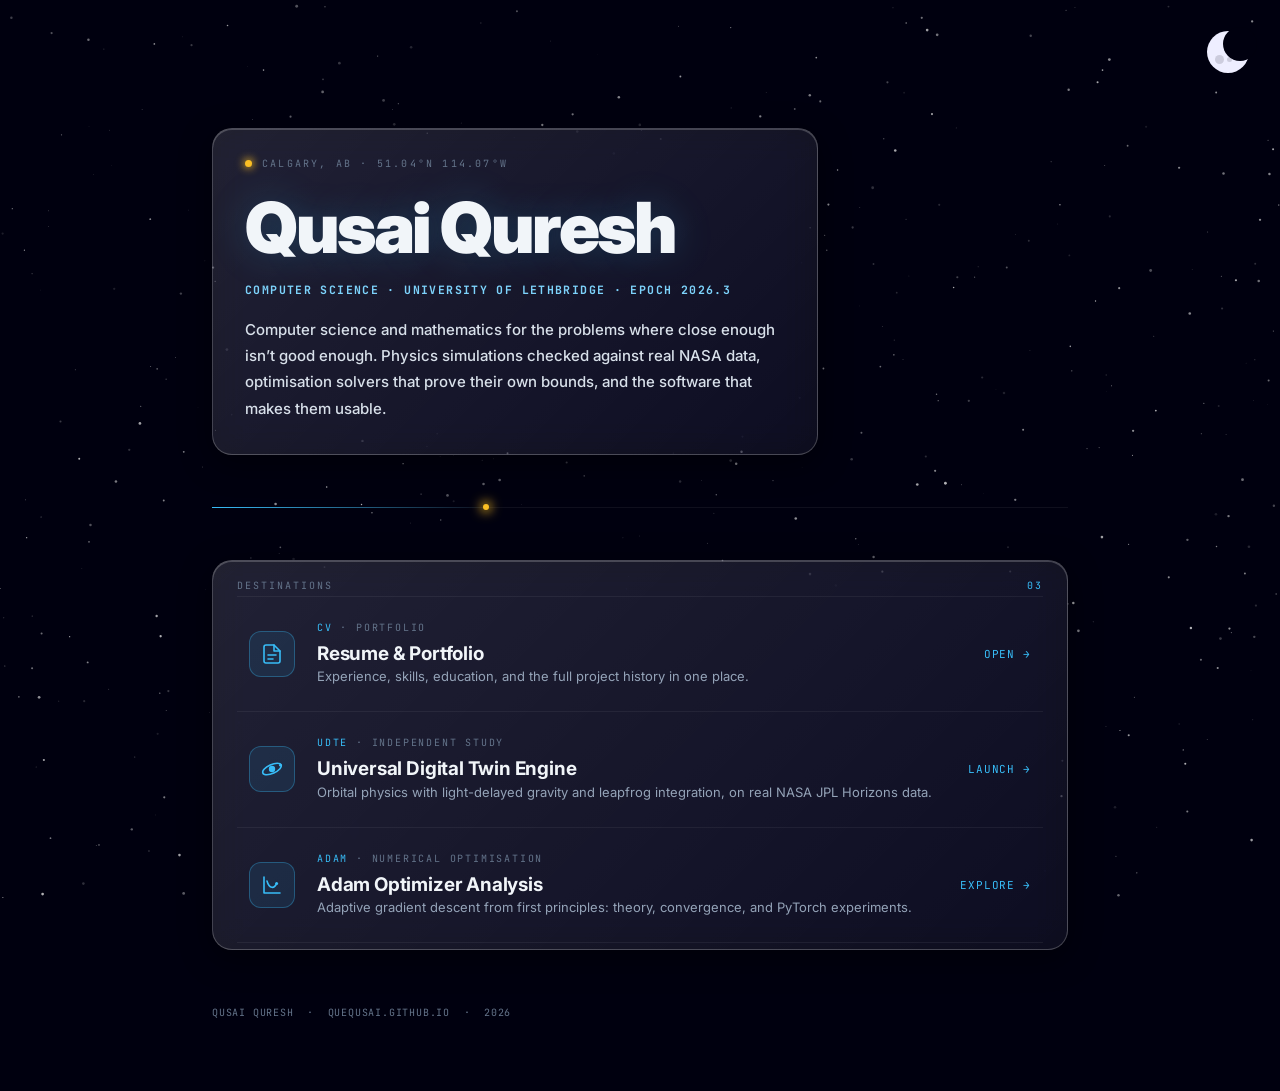
<file: index.html>
<!DOCTYPE html>
<html lang="en">
<head>
  <meta charset="UTF-8">
  <meta name="viewport" content="width=device-width, initial-scale=1.0">
  <meta name="description" content="Qusai Quresh — CS graduate and software developer. Portfolio, projects, and resume.">
  <title>Qusai Quresh</title>
  <link rel="icon" href="data:image/svg+xml,<svg xmlns='http://www.w3.org/2000/svg' viewBox='0 0 32 32'><circle cx='16' cy='16' r='15' fill='%2300000f' stroke='%2338bdf8' stroke-width='1.5'/><text x='16' y='22' text-anchor='middle' font-family='monospace' font-weight='700' font-size='16' fill='%2338bdf8'>Q</text></svg>">
  <script>
    // Apply theme before first paint to avoid a flash (shared contract, default dark).
    (function () {
      var saved = localStorage.getItem('theme-udte');
      document.documentElement.setAttribute('data-theme', saved === 'light' ? 'light' : 'dark');
    })();
  </script>
  <style>
    @import url('https://fonts.googleapis.com/css2?family=Inter:wght@400;500;600;700;900&family=JetBrains+Mono:wght@400;700&display=swap');

    *, ::before, ::after { box-sizing: border-box; margin: 0; padding: 0; }

    :root {
      --bg: #00000f; --fg: #94a3b8; --heading: #f1f5f9; --muted: #64748b;
      --card-border: rgba(255,255,255,0.06);
      --hover-border: #1e3a5f; --hover-bg: rgba(255,255,255,0.05);
      --footer: #64748b; --accent: #38bdf8; --accent-2: #7dd3fc;
      --star: #fbbf24;                 /* the one warm accent: a star / the sun */
      --lead: #d8e0ea;                 /* brightened body copy for the hero */
      --ident: #7dd3fc;
      --panel-bg: linear-gradient(135deg, rgba(255,255,255,0.13), rgba(255,255,255,0.05));
      --panel-bg-strong: linear-gradient(135deg, rgba(255,255,255,0.18), rgba(255,255,255,0.07));
      --panel-border: rgba(255,255,255,0.22);
      --panel-filter: blur(18px) saturate(160%);
      --panel-shadow: 0 8px 32px rgba(0,0,0,0.45), inset 0 1px 0 rgba(255,255,255,0.20);
      --chip-bg: rgba(56,189,248,0.10);
      --chip-bg-strong: rgba(56,189,248,0.22);
      --chip-border: rgba(56,189,248,0.32);
    }
    [data-theme="light"] {
      --bg: #f8fafc; --fg: #475569; --heading: #0f172a; --muted: #475569;
      --card-border: #e2e8f0;
      --hover-border: #38bdf8; --hover-bg: #eef6ff;
      --footer: #475569; --accent: #0284c7; --accent-2: #38bdf8;
      --star: #d97706;
      --lead: #1e293b;
      --ident: #075985;
      --panel-bg: linear-gradient(135deg, rgba(255,255,255,0.45), rgba(255,255,255,0.24));
      --panel-bg-strong: linear-gradient(135deg, rgba(255,255,255,0.58), rgba(255,255,255,0.34));
      --panel-border: rgba(255,255,255,0.65);
      --panel-filter: blur(18px) saturate(160%) brightness(1.10);
      --panel-shadow: 0 8px 32px rgba(2,20,60,0.12), inset 0 1px 0 rgba(255,255,255,0.75);
      --chip-bg: rgba(2,132,199,0.09);
      --chip-bg-strong: rgba(2,132,199,0.18);
      --chip-border: rgba(2,132,199,0.30);
    }
    [data-theme="light"] #stars { opacity: 0; }

    html, body {
      width: 100%; min-height: 100%;
      background: var(--bg);
      color: var(--fg);
      font-family: 'Inter', sans-serif;
      overflow-x: hidden;
      transition: color .2s;
    }

    /* ── background layers (driven by sky.js — keep ids/structure) ── */
    #sky-bg {
      position: fixed; inset: 0; z-index: 0; pointer-events: none;
      opacity: 0; transition: opacity 1.5s ease;
      background: linear-gradient(180deg,
        #0d1f5e 0%, #1a4fa0 30%, #2f80c8 60%, #7ec8e3 85%, #b8e0f0 100%);
    }
    [data-theme="light"] #sky-bg { opacity: 1; }
    #stars { position: fixed; inset: 0; pointer-events: none; z-index: 1; transition: opacity 1.5s ease; }

    /* ── page shell (left-aligned editorial column) ── */
    .page {
      position: relative; z-index: 1;
      min-height: 100vh;
      max-width: 920px;
      margin: 0 auto;
      padding: 128px 32px 72px;
      display: flex; flex-direction: column; gap: 52px;
    }

    /* ── hero: frosted readout panel so text stays legible over the sky ── */
    .hero {
      position: relative; align-self: start;
      max-width: 680px;
      padding: 28px 32px 32px;
      border-radius: 20px;
      background: var(--panel-bg);
      border: 1px solid var(--panel-border);
      -webkit-backdrop-filter: var(--panel-filter);
      backdrop-filter: var(--panel-filter);
      box-shadow: var(--panel-shadow);
      transition: background .25s ease, border-color .25s ease;
    }
    .hero:hover { background: var(--panel-bg-strong); }

    .eyebrow {
      display: flex; align-items: center; gap: 10px;
      font-family: 'JetBrains Mono', monospace;
      font-size: 10px; letter-spacing: .22em; text-transform: uppercase;
      color: var(--muted); margin-bottom: 22px;
    }
    .eyebrow .star {
      width: 7px; height: 7px; border-radius: 50%;
      background: var(--star); box-shadow: 0 0 9px 1px var(--star); flex-shrink: 0;
    }
    .hero h1 {
      font-size: clamp(2.5rem, 7.4vw, 4.4rem);
      font-weight: 900; color: var(--heading);
      line-height: 1.02; letter-spacing: -.035em; text-wrap: balance;
      text-shadow: 0 0 38px rgba(56,189,248,0.22);
    }
    [data-theme="light"] .hero h1 { text-shadow: none; }
    .ident {
      margin-top: 18px;
      font-family: 'JetBrains Mono', monospace;
      font-size: 11.5px; letter-spacing: .12em; text-transform: uppercase;
      color: var(--ident); font-weight: 700;
    }
    .lead-wrap { position: relative; margin-top: 20px; }
    .lead {
      max-width: 54ch;
      font-size: 15px; line-height: 1.75; color: var(--lead); font-weight: 500;
      clip-path: inset(0 100% 0 0);
      animation: lead-reveal 1.5s cubic-bezier(.4,0,.2,1) .7s forwards;
    }

    /* meteor streaks across and reveals the tagline in its wake */
    .meteor {
      position: absolute; top: 5px; left: -12%;
      width: 3px; height: 3px; border-radius: 50%;
      background: #fff; box-shadow: 0 0 10px 3px rgba(180,220,255,0.9);
      opacity: 0; pointer-events: none; z-index: 2;
      animation: meteor-fly 1.5s ease-in .65s forwards;
    }
    .meteor::before {
      content: ''; position: absolute; top: 50%; right: 3px;
      width: 130px; height: 2px; transform: translateY(-50%);
      background: linear-gradient(90deg, transparent, rgba(125,211,252,0.5), #fff);
      border-radius: 2px;
    }
    @keyframes meteor-fly {
      0%   { left: -12%; opacity: 0; }
      12%  { opacity: 1; }
      88%  { opacity: 1; }
      100% { left: 114%; opacity: 0; }
    }
    @keyframes lead-reveal {
      from { clip-path: inset(0 100% 0 0); }
      to   { clip-path: inset(0 0 0 0); }
    }

    /* ── ecliptic divider: the one signature flourish ── */
    .ecliptic { position: relative; height: 1px; background: var(--card-border); }
    .ecliptic::before {
      content: ''; position: absolute; left: 0; top: 0; height: 1px; width: 32%;
      background: linear-gradient(90deg, var(--accent), transparent);
    }
    .ecliptic .dot {
      position: absolute; left: 32%; top: 50%; width: 6px; height: 6px; border-radius: 50%;
      background: var(--star); transform: translate(-50%, -50%);
      box-shadow: 0 0 11px 2px var(--star);
    }

    /* ── destinations, as catalog records in a matching frosted panel ── */
    .records {
      position: relative;
      padding: 18px 24px 6px;
      border-radius: 20px;
      background: var(--panel-bg);
      border: 1px solid var(--panel-border);
      -webkit-backdrop-filter: var(--panel-filter);
      backdrop-filter: var(--panel-filter);
      box-shadow: var(--panel-shadow);
    }
    .records-head {
      display: flex; align-items: baseline; justify-content: space-between;
      font-family: 'JetBrains Mono', monospace; text-transform: uppercase;
      letter-spacing: .2em; font-size: 10px; color: var(--muted); margin-bottom: 4px;
    }
    .records-head .count { color: var(--accent); }

    .record {
      display: grid; grid-template-columns: 46px 1fr auto;
      align-items: center; gap: 22px;
      padding: 24px 12px; text-decoration: none;
      border-top: 1px solid var(--card-border);
      transition: background .25s, border-color .25s, opacity .5s, transform .5s;
      opacity: 0; transform: translateY(16px);       /* revealed by IntersectionObserver (.in) */
    }
    .records .record:last-child { border-bottom: 1px solid var(--card-border); }
    .record.in { opacity: 1; transform: translateY(0); }
    .record:hover { background: var(--hover-bg); border-color: var(--hover-border); }
    .record:hover + .record { border-top-color: var(--hover-border); }

    .rec-glyph {
      width: 46px; height: 46px; border-radius: 12px;
      display: flex; align-items: center; justify-content: center;
      background: var(--chip-bg); border: 1px solid var(--chip-border);
      color: var(--accent); transition: background .25s, border-color .25s;
    }
    .rec-glyph svg { width: 24px; height: 24px; display: block; }
    .record:hover .rec-glyph { background: var(--chip-bg-strong); border-color: var(--accent); }

    .rec-desig {
      display: block; margin-bottom: 8px;
      font-family: 'JetBrains Mono', monospace;
      font-size: 10px; letter-spacing: .18em; text-transform: uppercase; color: var(--muted);
    }
    .rec-desig .id { color: var(--accent); }
    .rec-title {
      display: block; font-size: 1.18rem; font-weight: 700;
      color: var(--heading); line-height: 1.25; letter-spacing: -.01em;
    }
    .rec-desc { margin-top: 6px; font-size: 13px; line-height: 1.6; color: var(--fg); max-width: 54ch; }

    .rec-go {
      font-family: 'JetBrains Mono', monospace; font-size: 11px; letter-spacing: .08em;
      color: var(--accent); white-space: nowrap; transition: transform .25s;
    }
    .record:hover .rec-go { transform: translateX(5px); }

    /* ── footer ── */
    footer {
      position: relative; z-index: 1; padding: 4px 0 0;
      font-family: 'JetBrains Mono', monospace; font-size: 10px;
      color: var(--footer); letter-spacing: .08em;
    }

    /* ── clouds + sun/moon widget (driven by sky.js — keep) ── */
    .sky-cloud {
      position: fixed; background: #fff; border-radius: 50px;
      pointer-events: none; z-index: 0; opacity: 0; transition: opacity 1.2s ease;
    }
    [data-theme="light"] .sky-cloud { opacity: 0.82; }
    #cloud-a { width:160px; height:40px; top:90px; right:200px; }
    #cloud-a::before,#cloud-a::after { content:''; position:absolute; background:#fff; border-radius:50%; }
    #cloud-a::before { width:80px; height:60px; top:-28px; left:20px; }
    #cloud-a::after  { width:60px; height:50px; top:-22px; left:70px; }
    #cloud-b { width:120px; height:32px; top:130px; right:420px; }
    #cloud-b::before,#cloud-b::after { content:''; position:absolute; background:#fff; border-radius:50%; }
    #cloud-b::before { width:60px; height:48px; top:-22px; left:14px; }
    #cloud-b::after  { width:50px; height:40px; top:-18px; left:54px; }
    #cloud-c { width:100px; height:28px; top:75px; right:520px; }
    #cloud-c::before,#cloud-c::after { content:''; position:absolute; background:#fff; border-radius:50%; }
    #cloud-c::before { width:50px; height:42px; top:-20px; left:10px; }
    #cloud-c::after  { width:40px; height:34px; top:-16px; left:46px; }

    #sky-body {
      position: fixed; top: 20px; right: 20px; width: 64px; height: 64px;
      z-index: 9998; cursor: pointer; display: flex; align-items: center; justify-content: center;
    }
    #sky-moon {
      width: 42px; height: 42px; background: #eef; border-radius: 50%; position: relative;
      transition: background 1s ease, box-shadow 1s ease;
    }
    [data-theme="light"] #sky-moon {
      background: #F6D602;
      box-shadow: 0 0 20px 8px rgba(246,214,2,0.45), 0 0 6px 2px rgba(245,235,113,0.6);
    }
    .moon-spot { border-radius: 50%; position: absolute; background: #ccd; transition: all 1s ease; }
    [data-theme="light"] .moon-spot { width: 0 !important; height: 0 !important; opacity: 0; }
    #moon-spot1 { width: 9px;  height: 9px;  top: 24px; left: 8px;  }
    #moon-spot2 { width: 5px;  height: 5px;  top: 26px; left: 20px; }
    #moon-cover {
      width: 34px; height: 34px; background: #00000f; border-radius: 50%;
      position: absolute; top: -4px; left: 16px; transition: transform 1s ease, opacity 1s ease;
    }
    [data-theme="light"] #moon-cover { transform: translateX(52px); opacity: 0; }

    /* ── entrance ── */
    @keyframes rise { from { opacity: 0; transform: translateY(14px); } to { opacity: 1; transform: translateY(0); } }
    .hero > *, .ecliptic, .records-head { opacity: 0; animation: rise .7s ease forwards; }
    .hero .eyebrow   { animation-delay: .05s; }
    .hero h1         { animation-delay: .15s; }
    .hero .ident     { animation-delay: .30s; }
    .hero .lead      { animation-delay: .42s; }
    .ecliptic        { animation-delay: .52s; }
    .records-head    { animation-delay: .60s; }

    /* ── responsive ── */
    @media (max-width: 900px) { .sky-cloud { display: none; } }
    @media (max-width: 600px) {
      .page { padding: 92px 16px 60px; gap: 32px; }
      .hero { max-width: none; padding: 22px 20px 24px; }
      .records { padding: 14px 16px 4px; }
      .record { grid-template-columns: 1fr auto; gap: 14px; padding: 20px 2px; }
      .rec-glyph { display: none; }
      .rec-go { align-self: start; padding-top: 2px; }
    }

    @media (prefers-reduced-motion: reduce) {
      *, ::before, ::after { animation-duration: .001ms !important; animation-delay: 0s !important; transition-duration: .01ms !important; }
      .hero > *, .ecliptic, .records-head { opacity: 1 !important; }
      .record { opacity: 1 !important; transform: none !important; }
      .lead { clip-path: none !important; }
      .meteor { display: none !important; }
    }
  </style>
</head>
<body data-page="hub">

<div id="sky-bg"></div>
<canvas id="stars"></canvas>

<main class="page">

  <section class="hero">
    <p class="eyebrow"><span class="star"></span> Calgary, AB · 51.04°N 114.07°W</p>
    <h1>Qusai Quresh</h1>
    <p class="ident">Computer Science · University of Lethbridge · Epoch 2026.3</p>
    <div class="lead-wrap">
      <span class="meteor" aria-hidden="true"></span>
      <p class="lead">Computer science and mathematics for the problems where close enough isn&rsquo;t good enough. Physics simulations checked against real NASA data, optimisation solvers that prove their own bounds, and the software that makes them usable.</p>
    </div>
  </section>

  <div class="ecliptic"><span class="dot"></span></div>

  <section class="records" aria-label="Destinations">
    <div class="records-head">
      <span>Destinations</span>
      <span class="count">03</span>
    </div>

    <a class="card record" href="./resume/">
      <span class="rec-glyph">
        <svg viewBox="0 0 24 24" fill="none" stroke="currentColor" stroke-width="1.6" stroke-linecap="round" stroke-linejoin="round" aria-hidden="true">
          <path d="M14 3H6a2 2 0 0 0-2 2v14a2 2 0 0 0 2 2h12a2 2 0 0 0 2-2V9z"/>
          <path d="M14 3v6h6"/><path d="M8 13h8M8 17h5"/>
        </svg>
      </span>
      <span class="rec-main">
        <span class="rec-desig"><span class="id">CV</span> · Portfolio</span>
        <span class="rec-title">Resume &amp; Portfolio</span>
        <span class="rec-desc">Experience, skills, education, and the full project history in one place.</span>
      </span>
      <span class="rec-go">OPEN &rarr;</span>
    </a>

    <a class="card record" href="https://quequsai.github.io/UDTE/">
      <span class="rec-glyph">
        <svg viewBox="0 0 24 24" fill="none" stroke="currentColor" stroke-width="1.6" stroke-linecap="round" stroke-linejoin="round" aria-hidden="true">
          <circle cx="12" cy="12" r="3.2" fill="currentColor" stroke="none"/>
          <ellipse cx="12" cy="12" rx="10" ry="4.4" transform="rotate(-24 12 12)"/>
          <circle cx="20.4" cy="8.2" r="1.4" fill="currentColor" stroke="none"/>
        </svg>
      </span>
      <span class="rec-main">
        <span class="rec-desig"><span class="id">UDTE</span> · Independent Study</span>
        <span class="rec-title">Universal Digital Twin Engine</span>
        <span class="rec-desc">Orbital physics with light-delayed gravity and leapfrog integration, on real NASA JPL Horizons data.</span>
      </span>
      <span class="rec-go">LAUNCH &rarr;</span>
    </a>

    <a class="card record" href="./adam/">
      <span class="rec-glyph">
        <svg viewBox="0 0 24 24" fill="none" stroke="currentColor" stroke-width="1.6" stroke-linecap="round" stroke-linejoin="round" aria-hidden="true">
          <path d="M4 4v16h16"/>
          <path d="M7 8c2.2 8 7.4 8 9.6 2.4"/>
          <circle cx="16.6" cy="10.4" r="1.5" fill="currentColor" stroke="none"/>
        </svg>
      </span>
      <span class="rec-main">
        <span class="rec-desig"><span class="id">ADAM</span> · Numerical Optimisation</span>
        <span class="rec-title">Adam Optimizer Analysis</span>
        <span class="rec-desc">Adaptive gradient descent from first principles: theory, convergence, and PyTorch experiments.</span>
      </span>
      <span class="rec-go">EXPLORE &rarr;</span>
    </a>

  </section>

  <footer>QUSAI QURESH &nbsp;·&nbsp; QUEQUSAI.GITHUB.IO &nbsp;·&nbsp; <span id="year">2026</span></footer>

</main>

<div class="sky-cloud" id="cloud-a"></div>
<div class="sky-cloud" id="cloud-b"></div>
<div class="sky-cloud" id="cloud-c"></div>
<div id="sky-body" title="Toggle light / dark">
  <div id="sky-moon">
    <div class="moon-spot" id="moon-spot1"></div>
    <div class="moon-spot" id="moon-spot2"></div>
    <div id="moon-cover"></div>
  </div>
</div>

<script>
  const canvas = document.getElementById('stars');
  const ctx = canvas.getContext('2d');

  function resize() {
    canvas.width = window.innerWidth;
    canvas.height = window.innerHeight;
    drawStars();
  }

  function drawStars() {
    ctx.clearRect(0, 0, canvas.width, canvas.height);
    const rng = (seed) => {
      let s = seed;
      return () => { s = (s * 1664525 + 1013904223) & 0xffffffff; return (s >>> 0) / 0xffffffff; };
    };
    const rand = rng(42);
    for (let i = 0; i < 500; i++) {
      const x = rand() * canvas.width;
      const y = rand() * canvas.height;
      const r = rand() * 1.2 + 0.2;
      const a = rand() * 0.6 + 0.1;
      ctx.beginPath();
      ctx.arc(x, y, r, 0, Math.PI * 2);
      ctx.fillStyle = `rgba(255,255,255,${a})`;
      ctx.fill();
    }
  }

  window.addEventListener('resize', resize);
  resize();

  var yearEl = document.getElementById('year');
  if (yearEl) yearEl.textContent = new Date().getFullYear();
</script>
<script>
  (function(){
    var root = document.documentElement;
    var saved = localStorage.getItem('theme-udte');
    var apply = function(light) {
      root.setAttribute('data-theme', light ? 'light' : 'dark');
      localStorage.setItem('theme-udte', light ? 'light' : 'dark');
    };
    apply(saved ? saved === 'light' : false);
    window._applyTheme = apply;
  })();
</script>
<script>
  (function () {
    var cards = document.querySelectorAll('.card');
    var io = new IntersectionObserver(function (entries) {
      entries.forEach(function (entry) {
        if (entry.isIntersecting) {
          entry.target.classList.add('in');
          io.unobserve(entry.target);
        }
      });
    }, { threshold: 0.08 });
    cards.forEach(function (card, i) {
      card.style.transitionDelay = (i * 90) + 'ms';
      io.observe(card);
    });
  })();
</script>
<script src="sky.js"></script>
<script src="transitions.js"></script>
</body>
</html>
</file>
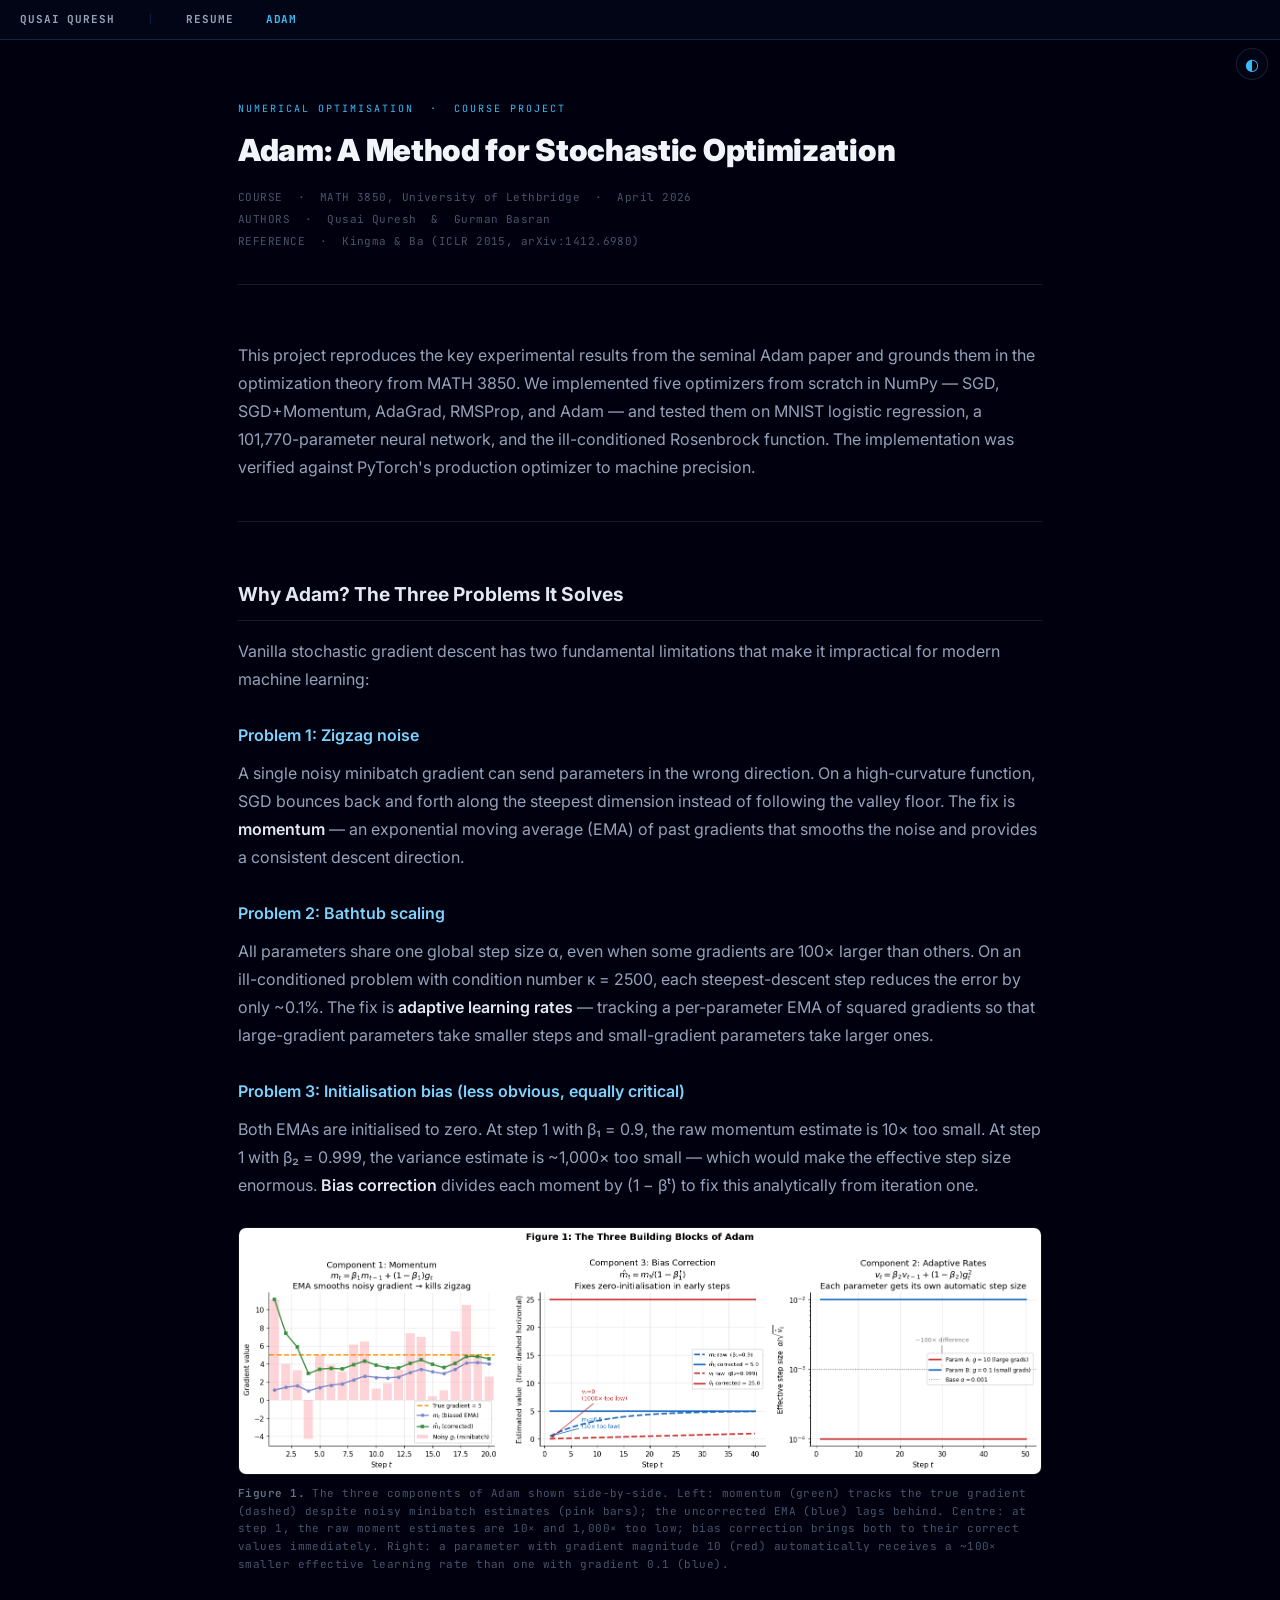
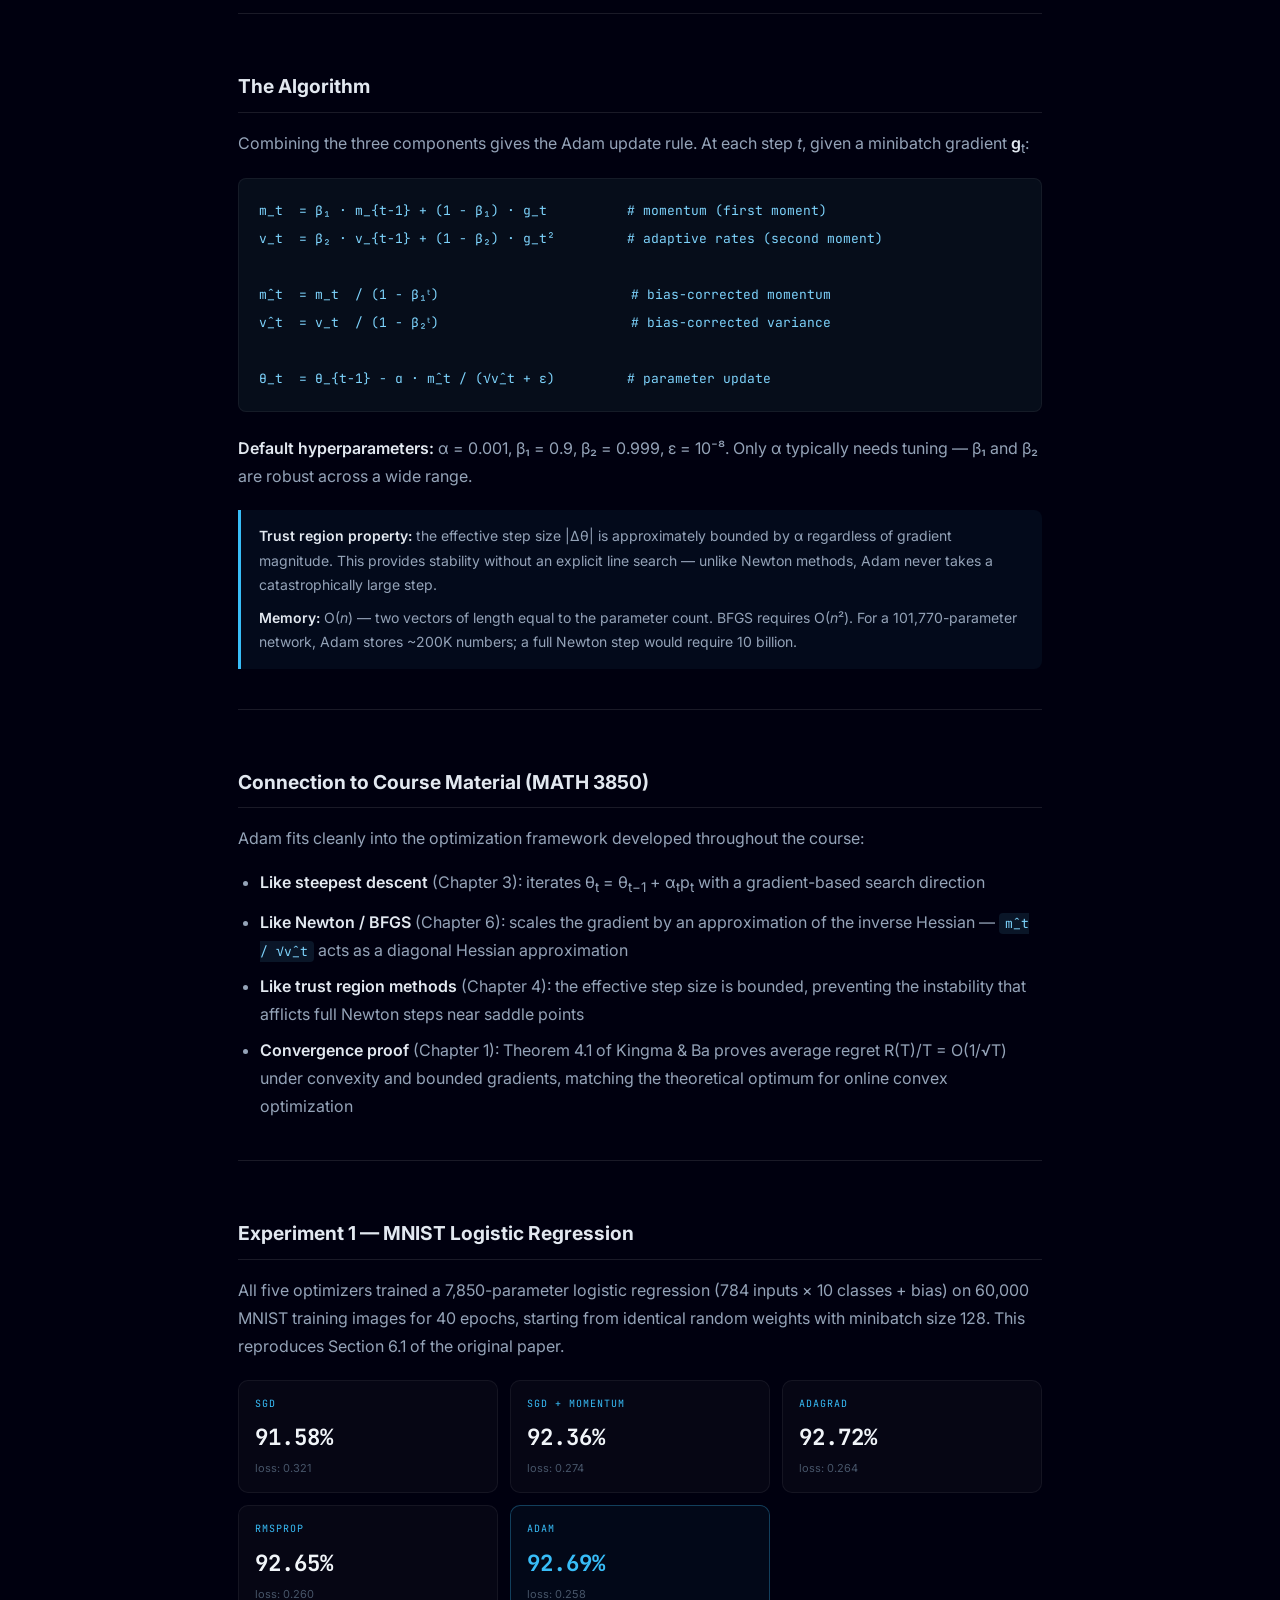
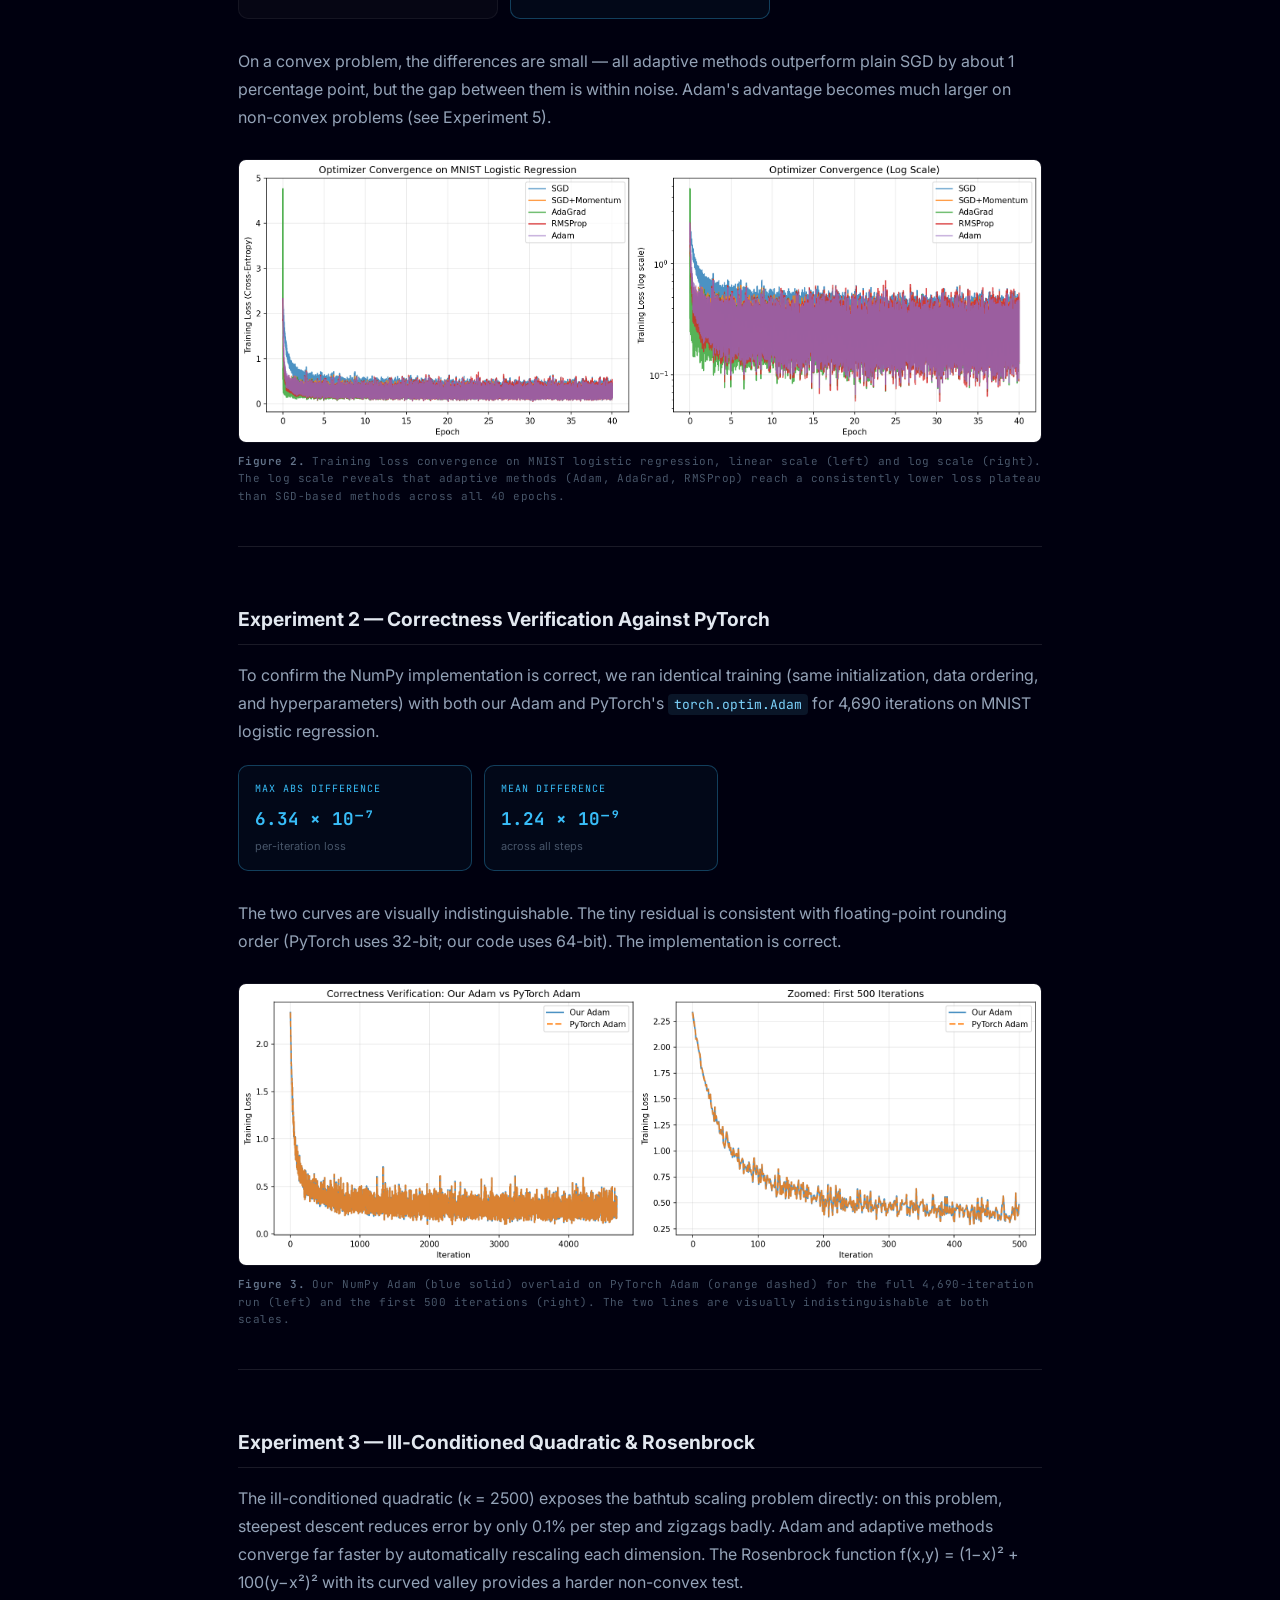
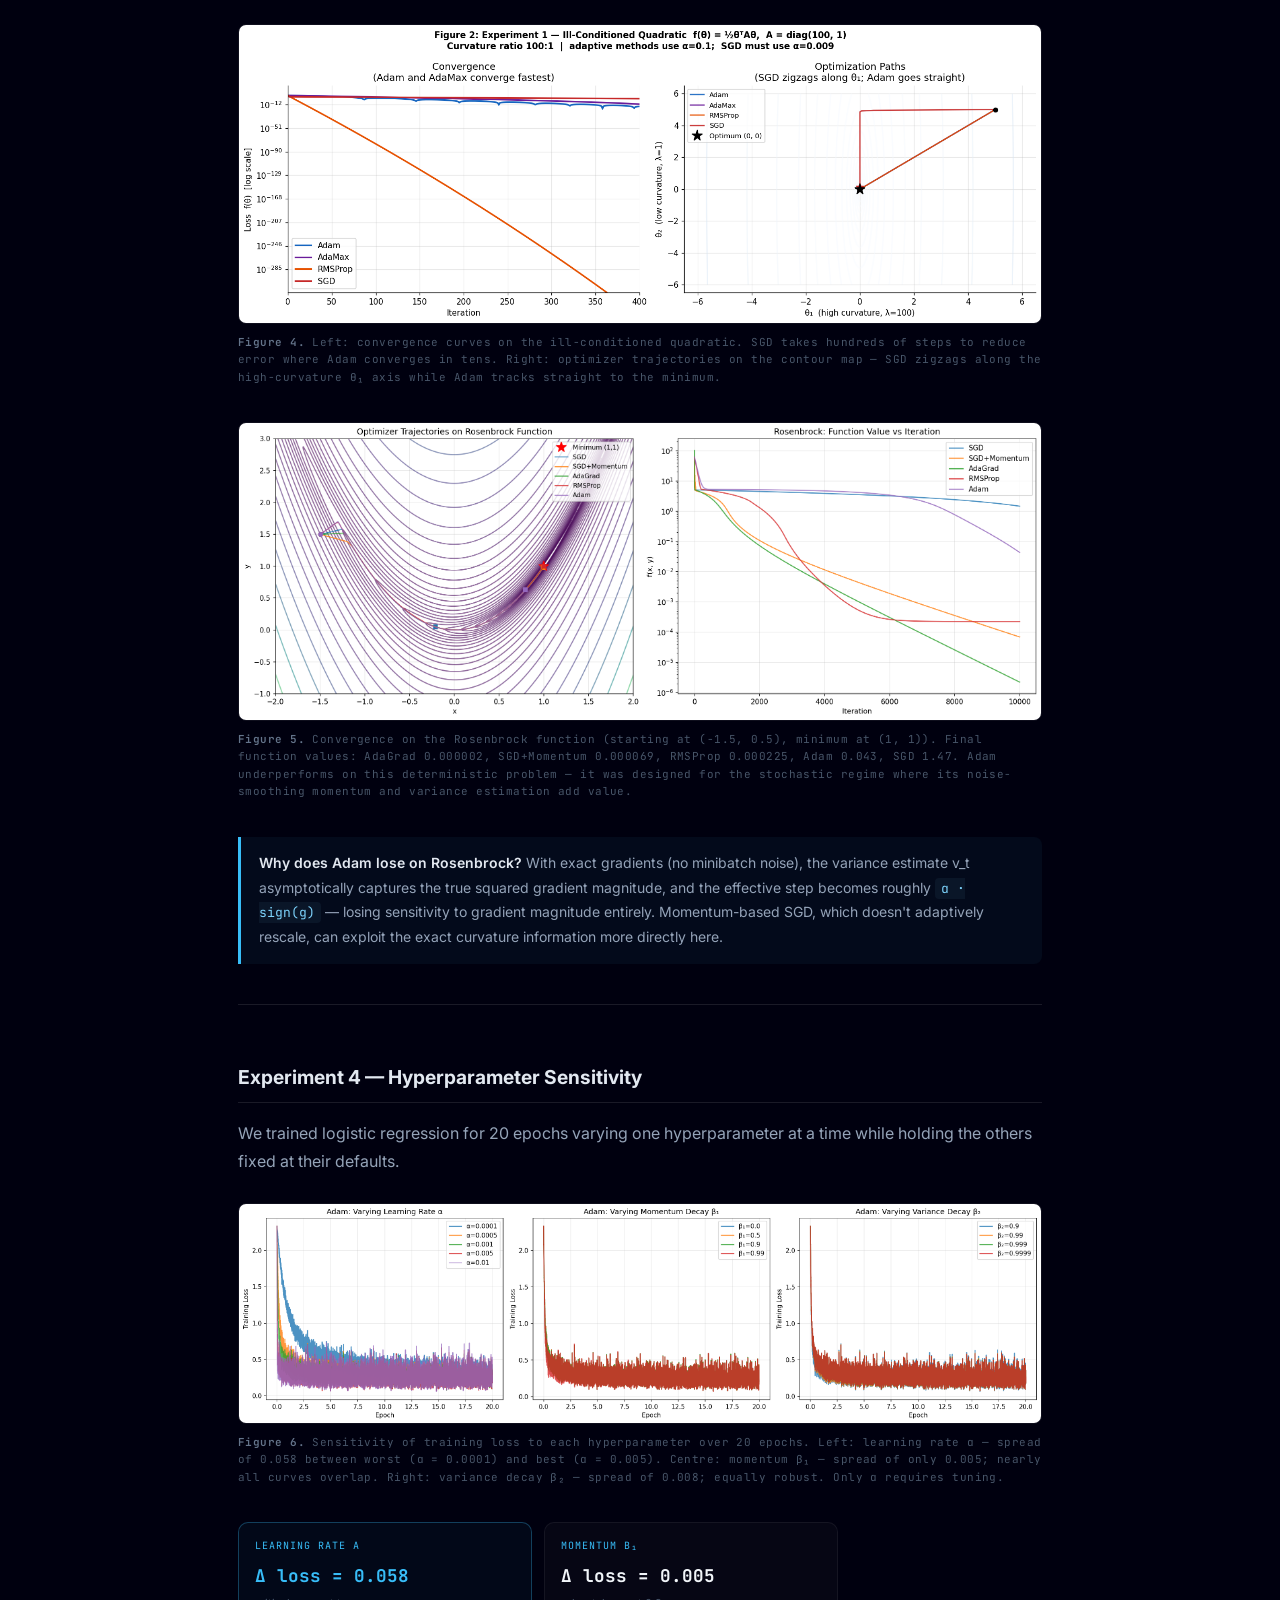
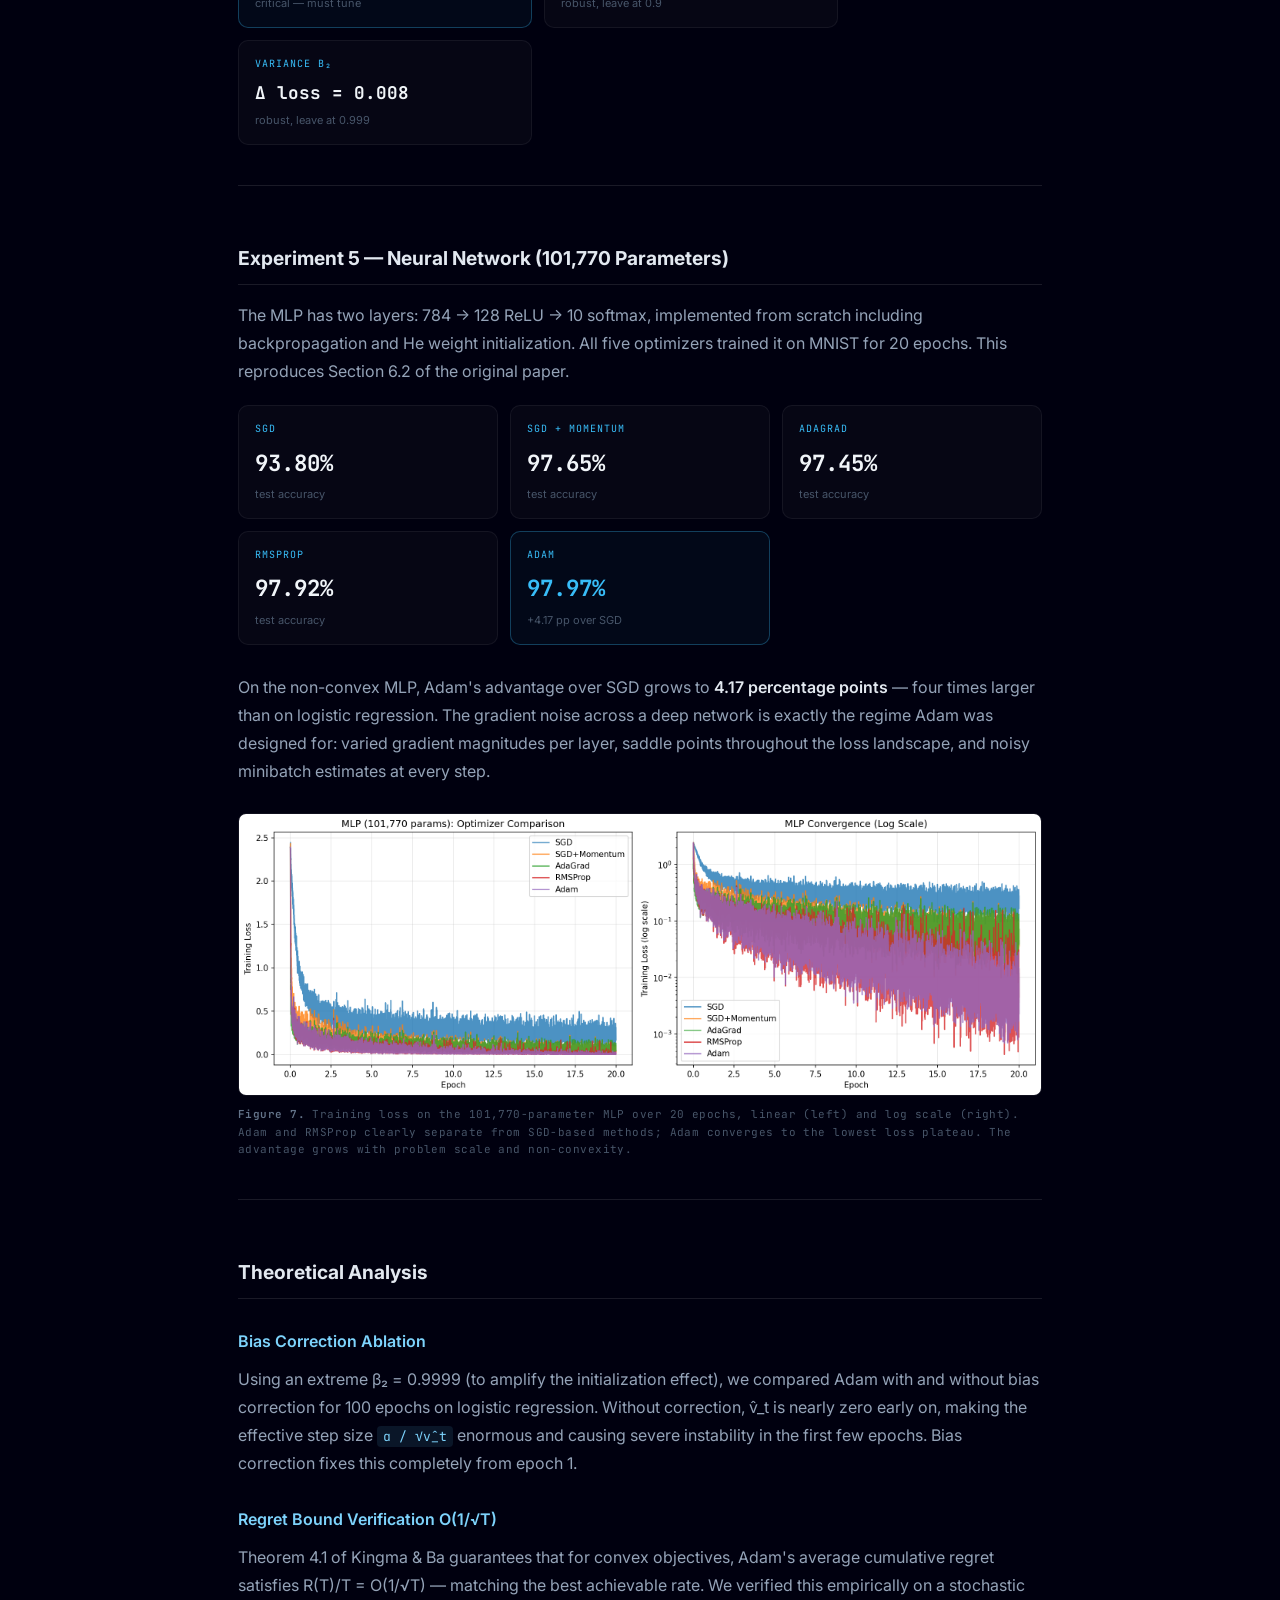
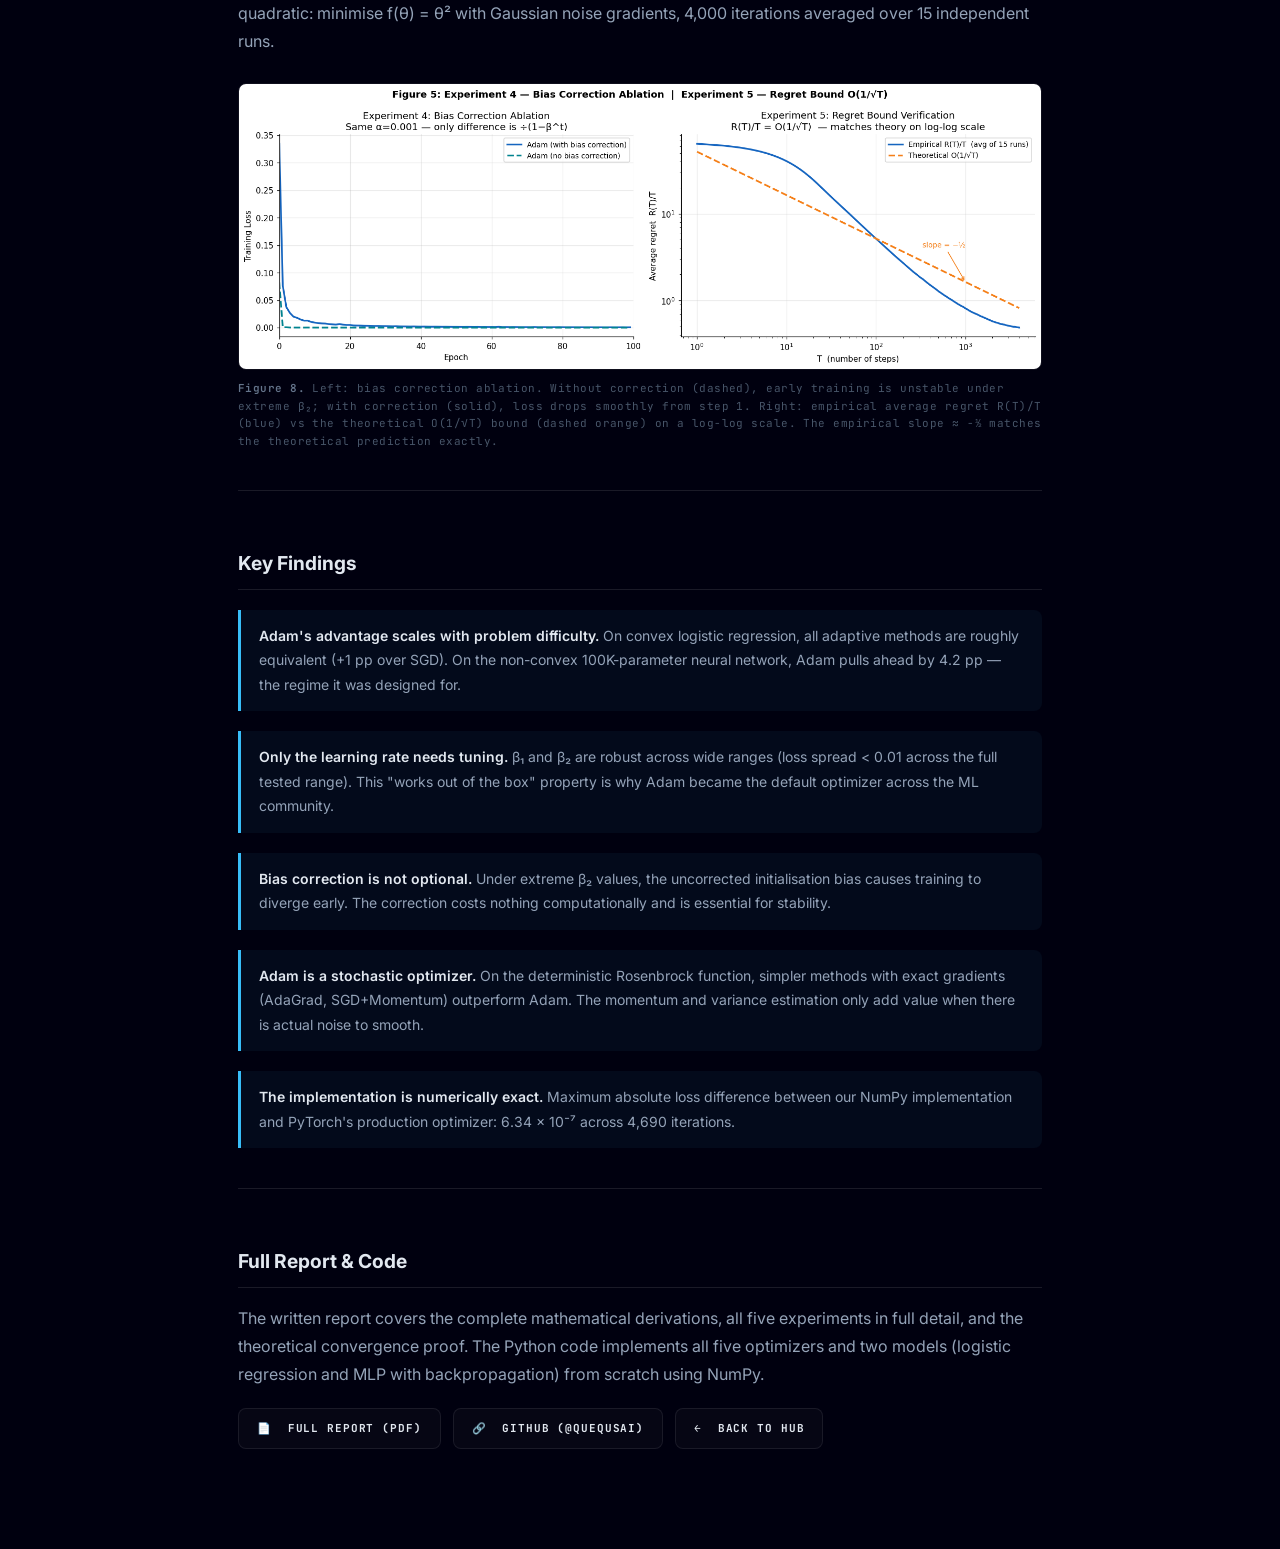
<file: adam/index.html>
<!DOCTYPE html>
<html lang="en">
<head>
  <meta charset="UTF-8">
  <meta name="viewport" content="width=device-width, initial-scale=1.0">
  <title>Adam Optimizer Analysis | Qusai Quresh</title>
  <link rel="icon" href="data:image/svg+xml,<svg xmlns='http://www.w3.org/2000/svg' viewBox='0 0 32 32'><circle cx='16' cy='16' r='15' fill='%2300000f' stroke='%2338bdf8' stroke-width='1.5'/><text x='16' y='22' text-anchor='middle' font-family='monospace' font-weight='700' font-size='16' fill='%2338bdf8'>Q</text></svg>">
  <script>
    // Apply theme before first paint to avoid a flash (shared contract, default dark).
    (function () {
      var saved = localStorage.getItem('theme-udte');
      document.documentElement.setAttribute('data-theme', saved === 'light' ? 'light' : 'dark');
    })();
  </script>
  <style>
    @import url('https://fonts.googleapis.com/css2?family=Inter:wght@400;500;600;700;900&family=JetBrains+Mono:wght@400;700&display=swap');

    *, ::before, ::after { box-sizing: border-box; margin: 0; padding: 0; }

    body {
      background: #00000f;
      color: #94a3b8;
      font-family: 'Inter', sans-serif;
      font-size: 16px;
      line-height: 1.75;
      padding-top: 40px;
    }

    /* ── nav ── */
    nav {
      position: fixed; top: 0; left: 0; right: 0; z-index: 9999;
      background: rgba(2,6,23,0.97);
      border-bottom: 1px solid #0f2744;
      padding: 0 20px; height: 40px;
      display: flex; align-items: center; gap: 32px;
      font-family: 'JetBrains Mono', ui-monospace, monospace; font-size: 11px; letter-spacing: .08em;
      overflow-x: auto;
    }
    nav > * { flex-shrink: 0; }
    nav a { text-decoration: none; font-weight: 700; color: #94a3b8; }
    nav a.active { color: #38bdf8; }
    nav .sep { color: #0f2744; }

    /* ── layout ── */
    article {
      max-width: 860px;
      margin: 0 auto;
      padding: 60px 28px 100px;
    }

    /* ── page header ── */
    .proj-header {
      margin-bottom: 56px;
      padding-bottom: 32px;
      border-bottom: 1px solid rgba(255,255,255,0.1);
    }
    .proj-label {
      font-family: 'JetBrains Mono', monospace;
      font-size: 10px;
      letter-spacing: .2em;
      color: #38bdf8;
      text-transform: uppercase;
      margin-bottom: 14px;
    }
    .proj-header h1 {
      font-size: 1.9rem;
      font-weight: 900;
      color: #f1f5f9;
      line-height: 1.2;
      margin-bottom: 18px;
      letter-spacing: -.01em;
    }
    .proj-meta {
      font-family: 'JetBrains Mono', monospace;
      font-size: 11px;
      color: #475569;
      letter-spacing: .04em;
      line-height: 2;
    }

    /* ── sections ── */
    h2 {
      font-size: 1.2rem;
      font-weight: 700;
      color: #e2e8f0;
      margin-top: 56px;
      margin-bottom: 16px;
      padding-bottom: 8px;
      border-bottom: 1px solid rgba(255,255,255,0.1);
    }
    h3 {
      font-size: 1rem;
      font-weight: 600;
      color: #7dd3fc;
      margin-top: 28px;
      margin-bottom: 10px;
    }
    p { margin-bottom: 16px; color: #94a3b8; }
    strong { color: #e2e8f0; font-weight: 600; }
    hr { border: none; border-top: 1px solid rgba(255,255,255,0.1); margin: 40px 0; }

    /* ── code ── */
    code {
      font-family: 'JetBrains Mono', monospace;
      font-size: 13px;
      background: #0a1628;
      color: #7dd3fc;
      padding: 2px 6px;
      border-radius: 4px;
    }
    pre {
      background: #060d1a;
      border: 1px solid rgba(255,255,255,0.06);
      border-radius: 8px;
      padding: 18px 20px;
      overflow-x: auto;
      margin: 18px 0 22px;
    }
    pre code { background: none; padding: 0; font-size: 13px; line-height: 1.7; color: #7dd3fc; }

    /* ── figures ── */
    .fig {
      margin: 28px 0 36px;
    }
    .fig img {
      width: 100%;
      border-radius: 8px;
      border: 1px solid rgba(255,255,255,0.06);
      display: block;
    }
    .fig figcaption {
      font-family: 'JetBrains Mono', monospace;
      font-size: 11px;
      color: #475569;
      margin-top: 10px;
      letter-spacing: .04em;
      line-height: 1.6;
    }
    .fig figcaption strong { color: #64748b; }

    /* ── result cards ── */
    .results-grid {
      display: grid;
      grid-template-columns: repeat(auto-fit, minmax(200px, 1fr));
      gap: 12px;
      margin: 20px 0 28px;
    }
    .result-card {
      background: rgba(255,255,255,0.025);
      border: 1px solid rgba(255,255,255,0.06);
      border-radius: 10px;
      padding: 14px 16px;
    }
    .result-card .optimizer {
      font-family: 'JetBrains Mono', monospace;
      font-size: 10px;
      letter-spacing: .1em;
      color: #38bdf8;
      text-transform: uppercase;
      margin-bottom: 6px;
    }
    .result-card .accuracy {
      font-size: 1.4rem;
      font-weight: 700;
      color: #f1f5f9;
      font-family: 'JetBrains Mono', monospace;
    }
    .result-card .sublabel {
      font-size: 11px;
      color: #475569;
      margin-top: 2px;
    }
    .result-card.highlight-card {
      border-color: rgba(56,189,248,0.3);
      background: rgba(56,189,248,0.04);
    }
    .result-card.highlight-card .accuracy { color: #38bdf8; }

    /* ── callout ── */
    .callout {
      background: rgba(56,189,248,0.05);
      border-left: 3px solid #38bdf8;
      padding: 14px 18px;
      border-radius: 0 8px 8px 0;
      margin: 20px 0;
    }
    .callout p { margin: 0; font-size: 14px; color: #94a3b8; }
    .callout p + p { margin-top: 8px; }

    /* ── links section ── */
    .link-row {
      display: flex;
      gap: 12px;
      flex-wrap: wrap;
      margin-top: 20px;
    }
    .link-btn {
      display: inline-flex;
      align-items: center;
      gap: 8px;
      padding: 10px 18px;
      border-radius: 8px;
      border: 1px solid rgba(255,255,255,0.08);
      background: rgba(255,255,255,0.025);
      color: #e2e8f0;
      text-decoration: none;
      font-family: 'JetBrains Mono', monospace;
      font-size: 11px;
      font-weight: 700;
      letter-spacing: .08em;
      text-transform: uppercase;
      transition: border-color .2s, background .2s;
    }
    .link-btn:hover {
      border-color: #38bdf8;
      background: rgba(56,189,248,0.06);
      color: #38bdf8;
      text-decoration: none;
    }

    /* ── theme toggle ── */
    #theme-btn {
      position: fixed; top: 48px; right: 12px; z-index: 9998;
      width: 32px; height: 32px; border-radius: 50%;
      border: 1px solid rgba(255,255,255,0.1);
      background: rgba(2,6,23,0.8); color: #38bdf8;
      font-size: 16px; cursor: pointer;
      display: flex; align-items: center; justify-content: center;
      backdrop-filter: blur(8px); transition: background .2s, color .2s;
    }

    /* ── theme overrides (light) ── */
    [data-theme="light"] body { background: #f8fafc; color: #475569; }
    [data-theme="light"] nav { background: rgba(248,250,252,0.97) !important; border-bottom-color: #e2e8f0 !important; }
    [data-theme="light"] nav a { color: #475569; }
    [data-theme="light"] nav a.active { color: #0284c7; }
    [data-theme="light"] nav .sep { color: #e2e8f0; }
    [data-theme="light"] .proj-label { color: #0284c7; }
    [data-theme="light"] .proj-header h1 { color: #0f172a; }
    [data-theme="light"] .proj-meta { color: #94a3b8; }
    [data-theme="light"] .proj-header { border-bottom-color: #e2e8f0; }
    [data-theme="light"] h2 { color: #0f172a; border-bottom-color: #e2e8f0; }
    [data-theme="light"] h3 { color: #0284c7; }
    [data-theme="light"] p { color: #475569; }
    [data-theme="light"] strong { color: #0f172a; }
    [data-theme="light"] hr { border-top-color: #e2e8f0; }
    [data-theme="light"] code { background: #f1f5f9; color: #0369a1; }
    [data-theme="light"] pre { background: #f8fafc; border-color: #e2e8f0; }
    [data-theme="light"] pre code { color: #0369a1; }
    [data-theme="light"] .fig img { border-color: #e2e8f0; }
    [data-theme="light"] .fig figcaption { color: #94a3b8; }
    [data-theme="light"] .fig figcaption strong { color: #64748b; }
    [data-theme="light"] .result-card { background: #fff; border-color: #e2e8f0; }
    [data-theme="light"] .result-card .accuracy { color: #0f172a; }
    [data-theme="light"] .result-card.highlight-card { border-color: #38bdf8; background: #f0f9ff; }
    [data-theme="light"] .result-card.highlight-card .accuracy { color: #0284c7; }
    [data-theme="light"] .callout { background: rgba(2,132,199,0.04); border-left-color: #0284c7; }
    [data-theme="light"] .callout p { color: #475569; }
    [data-theme="light"] .link-btn { border-color: #e2e8f0; background: #fff; color: #0f172a; }
    [data-theme="light"] .link-btn:hover { border-color: #0284c7; background: #f0f9ff; color: #0284c7; }

    /* ── responsive ── */
    @media (max-width: 640px) {
      nav { gap: 16px; padding: 0 12px; }
      article { padding: 60px 16px 80px; }
      .proj-header h1 { font-size: 1.5rem; }
      .results-grid { grid-template-columns: repeat(2, 1fr); }
      .link-row { flex-direction: column; }
    }
  </style>
</head>
<body data-page="adam">

<nav>
  <a href="../">QUSAI QURESH</a>
  <span class="sep">|</span>
  <a href="../resume/">RESUME</a>
  <a href="./" class="active">ADAM</a>
</nav>

<article>

  <div class="proj-header">
    <div class="proj-label">Numerical Optimisation &nbsp;·&nbsp; Course Project</div>
    <h1>Adam: A Method for Stochastic Optimization</h1>
    <div class="proj-meta">
      COURSE &nbsp;·&nbsp; MATH 3850, University of Lethbridge &nbsp;·&nbsp; April 2026<br>
      AUTHORS &nbsp;·&nbsp; Qusai Quresh &nbsp;&amp;&nbsp; Gurman Basran<br>
      REFERENCE &nbsp;·&nbsp; Kingma &amp; Ba (ICLR 2015, arXiv:1412.6980)
    </div>
  </div>

  <p>This project reproduces the key experimental results from the seminal Adam paper and grounds them in the optimization theory from MATH 3850. We implemented five optimizers from scratch in NumPy — SGD, SGD+Momentum, AdaGrad, RMSProp, and Adam — and tested them on MNIST logistic regression, a 101,770-parameter neural network, and the ill-conditioned Rosenbrock function. The implementation was verified against PyTorch's production optimizer to machine precision.</p>

  <hr>

  <h2>Why Adam? The Three Problems It Solves</h2>

  <p>Vanilla stochastic gradient descent has two fundamental limitations that make it impractical for modern machine learning:</p>

  <h3>Problem 1: Zigzag noise</h3>
  <p>A single noisy minibatch gradient can send parameters in the wrong direction. On a high-curvature function, SGD bounces back and forth along the steepest dimension instead of following the valley floor. The fix is <strong>momentum</strong> — an exponential moving average (EMA) of past gradients that smooths the noise and provides a consistent descent direction.</p>

  <h3>Problem 2: Bathtub scaling</h3>
  <p>All parameters share one global step size α, even when some gradients are 100× larger than others. On an ill-conditioned problem with condition number κ = 2500, each steepest-descent step reduces the error by only ~0.1%. The fix is <strong>adaptive learning rates</strong> — tracking a per-parameter EMA of squared gradients so that large-gradient parameters take smaller steps and small-gradient parameters take larger ones.</p>

  <h3>Problem 3: Initialisation bias (less obvious, equally critical)</h3>
  <p>Both EMAs are initialised to zero. At step 1 with β₁ = 0.9, the raw momentum estimate is 10× too small. At step 1 with β₂ = 0.999, the variance estimate is ~1,000× too small — which would make the effective step size enormous. <strong>Bias correction</strong> divides each moment by (1 − βᵗ) to fix this analytically from iteration one.</p>

  <div class="fig">
    <img src="fig1_components.png" alt="The three building blocks of Adam">
    <figcaption><strong>Figure 1.</strong> The three components of Adam shown side-by-side. Left: momentum (green) tracks the true gradient (dashed) despite noisy minibatch estimates (pink bars); the uncorrected EMA (blue) lags behind. Centre: at step 1, the raw moment estimates are 10× and 1,000× too low; bias correction brings both to their correct values immediately. Right: a parameter with gradient magnitude 10 (red) automatically receives a ~100× smaller effective learning rate than one with gradient 0.1 (blue).</figcaption>
  </div>

  <hr>

  <h2>The Algorithm</h2>

  <p>Combining the three components gives the Adam update rule. At each step <em>t</em>, given a minibatch gradient <strong>g</strong><sub>t</sub>:</p>

  <pre><code>m_t  = β₁ · m_{t-1} + (1 - β₁) · g_t          # momentum (first moment)
v_t  = β₂ · v_{t-1} + (1 - β₂) · g_t²         # adaptive rates (second moment)

m̂_t  = m_t  / (1 - β₁ᵗ)                        # bias-corrected momentum
v̂_t  = v_t  / (1 - β₂ᵗ)                        # bias-corrected variance

θ_t  = θ_{t-1} − α · m̂_t / (√v̂_t + ε)         # parameter update</code></pre>

  <p><strong>Default hyperparameters:</strong> α = 0.001, β₁ = 0.9, β₂ = 0.999, ε = 10⁻⁸. Only α typically needs tuning — β₁ and β₂ are robust across a wide range.</p>

  <div class="callout">
    <p><strong>Trust region property:</strong> the effective step size |Δθ| is approximately bounded by α regardless of gradient magnitude. This provides stability without an explicit line search — unlike Newton methods, Adam never takes a catastrophically large step.</p>
    <p><strong>Memory:</strong> O(<em>n</em>) — two vectors of length equal to the parameter count. BFGS requires O(<em>n</em>²). For a 101,770-parameter network, Adam stores ~200K numbers; a full Newton step would require 10 billion.</p>
  </div>

  <hr>

  <h2>Connection to Course Material (MATH 3850)</h2>

  <p>Adam fits cleanly into the optimization framework developed throughout the course:</p>
  <ul style="margin: 12px 0 18px 1.4rem; color: #94a3b8;">
    <li style="margin-bottom: 8px;"><strong>Like steepest descent</strong> (Chapter 3): iterates θ<sub>t</sub> = θ<sub>t−1</sub> + α<sub>t</sub>p<sub>t</sub> with a gradient-based search direction</li>
    <li style="margin-bottom: 8px;"><strong>Like Newton / BFGS</strong> (Chapter 6): scales the gradient by an approximation of the inverse Hessian — <code>m̂_t / √v̂_t</code> acts as a diagonal Hessian approximation</li>
    <li style="margin-bottom: 8px;"><strong>Like trust region methods</strong> (Chapter 4): the effective step size is bounded, preventing the instability that afflicts full Newton steps near saddle points</li>
    <li><strong>Convergence proof</strong> (Chapter 1): Theorem 4.1 of Kingma &amp; Ba proves average regret R(T)/T = O(1/√T) under convexity and bounded gradients, matching the theoretical optimum for online convex optimization</li>
  </ul>

  <hr>

  <h2>Experiment 1 — MNIST Logistic Regression</h2>

  <p>All five optimizers trained a 7,850-parameter logistic regression (784 inputs × 10 classes + bias) on 60,000 MNIST training images for 40 epochs, starting from identical random weights with minibatch size 128. This reproduces Section 6.1 of the original paper.</p>

  <div class="results-grid">
    <div class="result-card">
      <div class="optimizer">SGD</div>
      <div class="accuracy">91.58%</div>
      <div class="sublabel">loss: 0.321</div>
    </div>
    <div class="result-card">
      <div class="optimizer">SGD + Momentum</div>
      <div class="accuracy">92.36%</div>
      <div class="sublabel">loss: 0.274</div>
    </div>
    <div class="result-card">
      <div class="optimizer">AdaGrad</div>
      <div class="accuracy">92.72%</div>
      <div class="sublabel">loss: 0.264</div>
    </div>
    <div class="result-card">
      <div class="optimizer">RMSProp</div>
      <div class="accuracy">92.65%</div>
      <div class="sublabel">loss: 0.260</div>
    </div>
    <div class="result-card highlight-card">
      <div class="optimizer">Adam</div>
      <div class="accuracy">92.69%</div>
      <div class="sublabel">loss: 0.258</div>
    </div>
  </div>

  <p>On a convex problem, the differences are small — all adaptive methods outperform plain SGD by about 1 percentage point, but the gap between them is within noise. Adam's advantage becomes much larger on non-convex problems (see Experiment 5).</p>

  <div class="fig">
    <img src="plot1_mnist_comparison.png" alt="Optimizer convergence on MNIST logistic regression">
    <figcaption><strong>Figure 2.</strong> Training loss convergence on MNIST logistic regression, linear scale (left) and log scale (right). The log scale reveals that adaptive methods (Adam, AdaGrad, RMSProp) reach a consistently lower loss plateau than SGD-based methods across all 40 epochs.</figcaption>
  </div>

  <hr>

  <h2>Experiment 2 — Correctness Verification Against PyTorch</h2>

  <p>To confirm the NumPy implementation is correct, we ran identical training (same initialization, data ordering, and hyperparameters) with both our Adam and PyTorch's <code>torch.optim.Adam</code> for 4,690 iterations on MNIST logistic regression.</p>

  <div class="results-grid" style="grid-template-columns: 1fr 1fr; max-width: 480px;">
    <div class="result-card highlight-card">
      <div class="optimizer">Max abs difference</div>
      <div class="accuracy" style="font-size:1.1rem;">6.34 × 10⁻⁷</div>
      <div class="sublabel">per-iteration loss</div>
    </div>
    <div class="result-card highlight-card">
      <div class="optimizer">Mean difference</div>
      <div class="accuracy" style="font-size:1.1rem;">1.24 × 10⁻⁹</div>
      <div class="sublabel">across all steps</div>
    </div>
  </div>

  <p>The two curves are visually indistinguishable. The tiny residual is consistent with floating-point rounding order (PyTorch uses 32-bit; our code uses 64-bit). The implementation is correct.</p>

  <div class="fig">
    <img src="plot2_pytorch_validation.png" alt="Custom Adam vs PyTorch Adam validation">
    <figcaption><strong>Figure 3.</strong> Our NumPy Adam (blue solid) overlaid on PyTorch Adam (orange dashed) for the full 4,690-iteration run (left) and the first 500 iterations (right). The two lines are visually indistinguishable at both scales.</figcaption>
  </div>

  <hr>

  <h2>Experiment 3 — Ill-Conditioned Quadratic &amp; Rosenbrock</h2>

  <p>The ill-conditioned quadratic (κ = 2500) exposes the bathtub scaling problem directly: on this problem, steepest descent reduces error by only 0.1% per step and zigzags badly. Adam and adaptive methods converge far faster by automatically rescaling each dimension. The Rosenbrock function f(x,y) = (1−x)² + 100(y−x²)² with its curved valley provides a harder non-convex test.</p>

  <div class="fig">
    <img src="fig2_quadratic.png" alt="Ill-conditioned quadratic convergence">
    <figcaption><strong>Figure 4.</strong> Left: convergence curves on the ill-conditioned quadratic. SGD takes hundreds of steps to reduce error where Adam converges in tens. Right: optimizer trajectories on the contour map — SGD zigzags along the high-curvature θ₁ axis while Adam tracks straight to the minimum.</figcaption>
  </div>

  <div class="fig">
    <img src="plot3_rosenbrock.png" alt="Rosenbrock function optimizer comparison">
    <figcaption><strong>Figure 5.</strong> Convergence on the Rosenbrock function (starting at (−1.5, 0.5), minimum at (1, 1)). Final function values: AdaGrad 0.000002, SGD+Momentum 0.000069, RMSProp 0.000225, Adam 0.043, SGD 1.47. Adam underperforms on this deterministic problem — it was designed for the stochastic regime where its noise-smoothing momentum and variance estimation add value.</figcaption>
  </div>

  <div class="callout">
    <p><strong>Why does Adam lose on Rosenbrock?</strong> With exact gradients (no minibatch noise), the variance estimate v_t asymptotically captures the true squared gradient magnitude, and the effective step becomes roughly <code>α · sign(g)</code> — losing sensitivity to gradient magnitude entirely. Momentum-based SGD, which doesn't adaptively rescale, can exploit the exact curvature information more directly here.</p>
  </div>

  <hr>

  <h2>Experiment 4 — Hyperparameter Sensitivity</h2>

  <p>We trained logistic regression for 20 epochs varying one hyperparameter at a time while holding the others fixed at their defaults.</p>

  <div class="fig">
    <img src="plot4_hyperparameters.png" alt="Adam hyperparameter sensitivity analysis">
    <figcaption><strong>Figure 6.</strong> Sensitivity of training loss to each hyperparameter over 20 epochs. Left: learning rate α — spread of 0.058 between worst (α = 0.0001) and best (α = 0.005). Centre: momentum β₁ — spread of only 0.005; nearly all curves overlap. Right: variance decay β₂ — spread of 0.008; equally robust. Only α requires tuning.</figcaption>
  </div>

  <div class="results-grid" style="max-width: 600px;">
    <div class="result-card highlight-card">
      <div class="optimizer">Learning rate α</div>
      <div class="accuracy" style="font-size:1.1rem;">Δ loss = 0.058</div>
      <div class="sublabel">critical — must tune</div>
    </div>
    <div class="result-card">
      <div class="optimizer">Momentum β₁</div>
      <div class="accuracy" style="font-size:1.1rem;">Δ loss = 0.005</div>
      <div class="sublabel">robust, leave at 0.9</div>
    </div>
    <div class="result-card">
      <div class="optimizer">Variance β₂</div>
      <div class="accuracy" style="font-size:1.1rem;">Δ loss = 0.008</div>
      <div class="sublabel">robust, leave at 0.999</div>
    </div>
  </div>

  <hr>

  <h2>Experiment 5 — Neural Network (101,770 Parameters)</h2>

  <p>The MLP has two layers: 784 → 128 ReLU → 10 softmax, implemented from scratch including backpropagation and He weight initialization. All five optimizers trained it on MNIST for 20 epochs. This reproduces Section 6.2 of the original paper.</p>

  <div class="results-grid">
    <div class="result-card">
      <div class="optimizer">SGD</div>
      <div class="accuracy">93.80%</div>
      <div class="sublabel">test accuracy</div>
    </div>
    <div class="result-card">
      <div class="optimizer">SGD + Momentum</div>
      <div class="accuracy">97.65%</div>
      <div class="sublabel">test accuracy</div>
    </div>
    <div class="result-card">
      <div class="optimizer">AdaGrad</div>
      <div class="accuracy">97.45%</div>
      <div class="sublabel">test accuracy</div>
    </div>
    <div class="result-card">
      <div class="optimizer">RMSProp</div>
      <div class="accuracy">97.92%</div>
      <div class="sublabel">test accuracy</div>
    </div>
    <div class="result-card highlight-card">
      <div class="optimizer">Adam</div>
      <div class="accuracy">97.97%</div>
      <div class="sublabel">+4.17 pp over SGD</div>
    </div>
  </div>

  <p>On the non-convex MLP, Adam's advantage over SGD grows to <strong>4.17 percentage points</strong> — four times larger than on logistic regression. The gradient noise across a deep network is exactly the regime Adam was designed for: varied gradient magnitudes per layer, saddle points throughout the loss landscape, and noisy minibatch estimates at every step.</p>

  <div class="fig">
    <img src="plot5_mlp_comparison.png" alt="MLP optimizer comparison on MNIST">
    <figcaption><strong>Figure 7.</strong> Training loss on the 101,770-parameter MLP over 20 epochs, linear (left) and log scale (right). Adam and RMSProp clearly separate from SGD-based methods; Adam converges to the lowest loss plateau. The advantage grows with problem scale and non-convexity.</figcaption>
  </div>

  <hr>

  <h2>Theoretical Analysis</h2>

  <h3>Bias Correction Ablation</h3>

  <p>Using an extreme β₂ = 0.9999 (to amplify the initialization effect), we compared Adam with and without bias correction for 100 epochs on logistic regression. Without correction, v̂_t is nearly zero early on, making the effective step size <code>α / √v̂_t</code> enormous and causing severe instability in the first few epochs. Bias correction fixes this completely from epoch 1.</p>

  <h3>Regret Bound Verification O(1/√T)</h3>

  <p>Theorem 4.1 of Kingma &amp; Ba guarantees that for convex objectives, Adam's average cumulative regret satisfies R(T)/T = O(1/√T) — matching the best achievable rate. We verified this empirically on a stochastic quadratic: minimise f(θ) = θ² with Gaussian noise gradients, 4,000 iterations averaged over 15 independent runs.</p>

  <div class="fig">
    <img src="fig5_ablation_regret.png" alt="Bias correction ablation and regret bound verification">
    <figcaption><strong>Figure 8.</strong> Left: bias correction ablation. Without correction (dashed), early training is unstable under extreme β₂; with correction (solid), loss drops smoothly from step 1. Right: empirical average regret R(T)/T (blue) vs the theoretical O(1/√T) bound (dashed orange) on a log-log scale. The empirical slope ≈ −½ matches the theoretical prediction exactly.</figcaption>
  </div>

  <hr>

  <h2>Key Findings</h2>

  <div class="callout">
    <p><strong>Adam's advantage scales with problem difficulty.</strong> On convex logistic regression, all adaptive methods are roughly equivalent (+1 pp over SGD). On the non-convex 100K-parameter neural network, Adam pulls ahead by 4.2 pp — the regime it was designed for.</p>
  </div>

  <div class="callout">
    <p><strong>Only the learning rate needs tuning.</strong> β₁ and β₂ are robust across wide ranges (loss spread &lt; 0.01 across the full tested range). This "works out of the box" property is why Adam became the default optimizer across the ML community.</p>
  </div>

  <div class="callout">
    <p><strong>Bias correction is not optional.</strong> Under extreme β₂ values, the uncorrected initialisation bias causes training to diverge early. The correction costs nothing computationally and is essential for stability.</p>
  </div>

  <div class="callout">
    <p><strong>Adam is a stochastic optimizer.</strong> On the deterministic Rosenbrock function, simpler methods with exact gradients (AdaGrad, SGD+Momentum) outperform Adam. The momentum and variance estimation only add value when there is actual noise to smooth.</p>
  </div>

  <div class="callout">
    <p><strong>The implementation is numerically exact.</strong> Maximum absolute loss difference between our NumPy implementation and PyTorch's production optimizer: 6.34 × 10⁻⁷ across 4,690 iterations.</p>
  </div>

  <hr>

  <h2>Full Report &amp; Code</h2>

  <p>The written report covers the complete mathematical derivations, all five experiments in full detail, and the theoretical convergence proof. The Python code implements all five optimizers and two models (logistic regression and MLP with backpropagation) from scratch using NumPy.</p>

  <div class="link-row">
    <a class="link-btn" href="report.pdf" target="_blank" rel="noopener">
      &#128196; &nbsp;Full Report (PDF)
    </a>
    <a class="link-btn" href="https://github.com/quequsai" target="_blank" rel="noopener">
      &#128279; &nbsp;GitHub (@quequsai)
    </a>
    <a class="link-btn" href="../">
      &larr; &nbsp;Back to Hub
    </a>
  </div>

</article>

<button id="theme-btn" title="Toggle light/dark">◐</button>

<script>
  (function(){
    const root = document.documentElement;
    const btn = document.getElementById('theme-btn');
    const saved = localStorage.getItem('theme-udte');
    const apply = (light) => {
      root.setAttribute('data-theme', light ? 'light' : 'dark');
      btn.textContent = light ? '◑' : '◐';
      btn.style.background = light ? 'rgba(248,250,252,0.9)' : 'rgba(2,6,23,0.8)';
      btn.style.color = light ? '#0284c7' : '#38bdf8';
      btn.style.borderColor = light ? '#e2e8f0' : 'rgba(255,255,255,0.1)';
      localStorage.setItem('theme-udte', light ? 'light' : 'dark');
    };
    apply(saved ? saved === 'light' : false);
    btn.addEventListener('click', () => apply(root.getAttribute('data-theme') !== 'light'));
  })();
</script>
<script src="../transitions.js"></script>
</body>
</html>
</file>
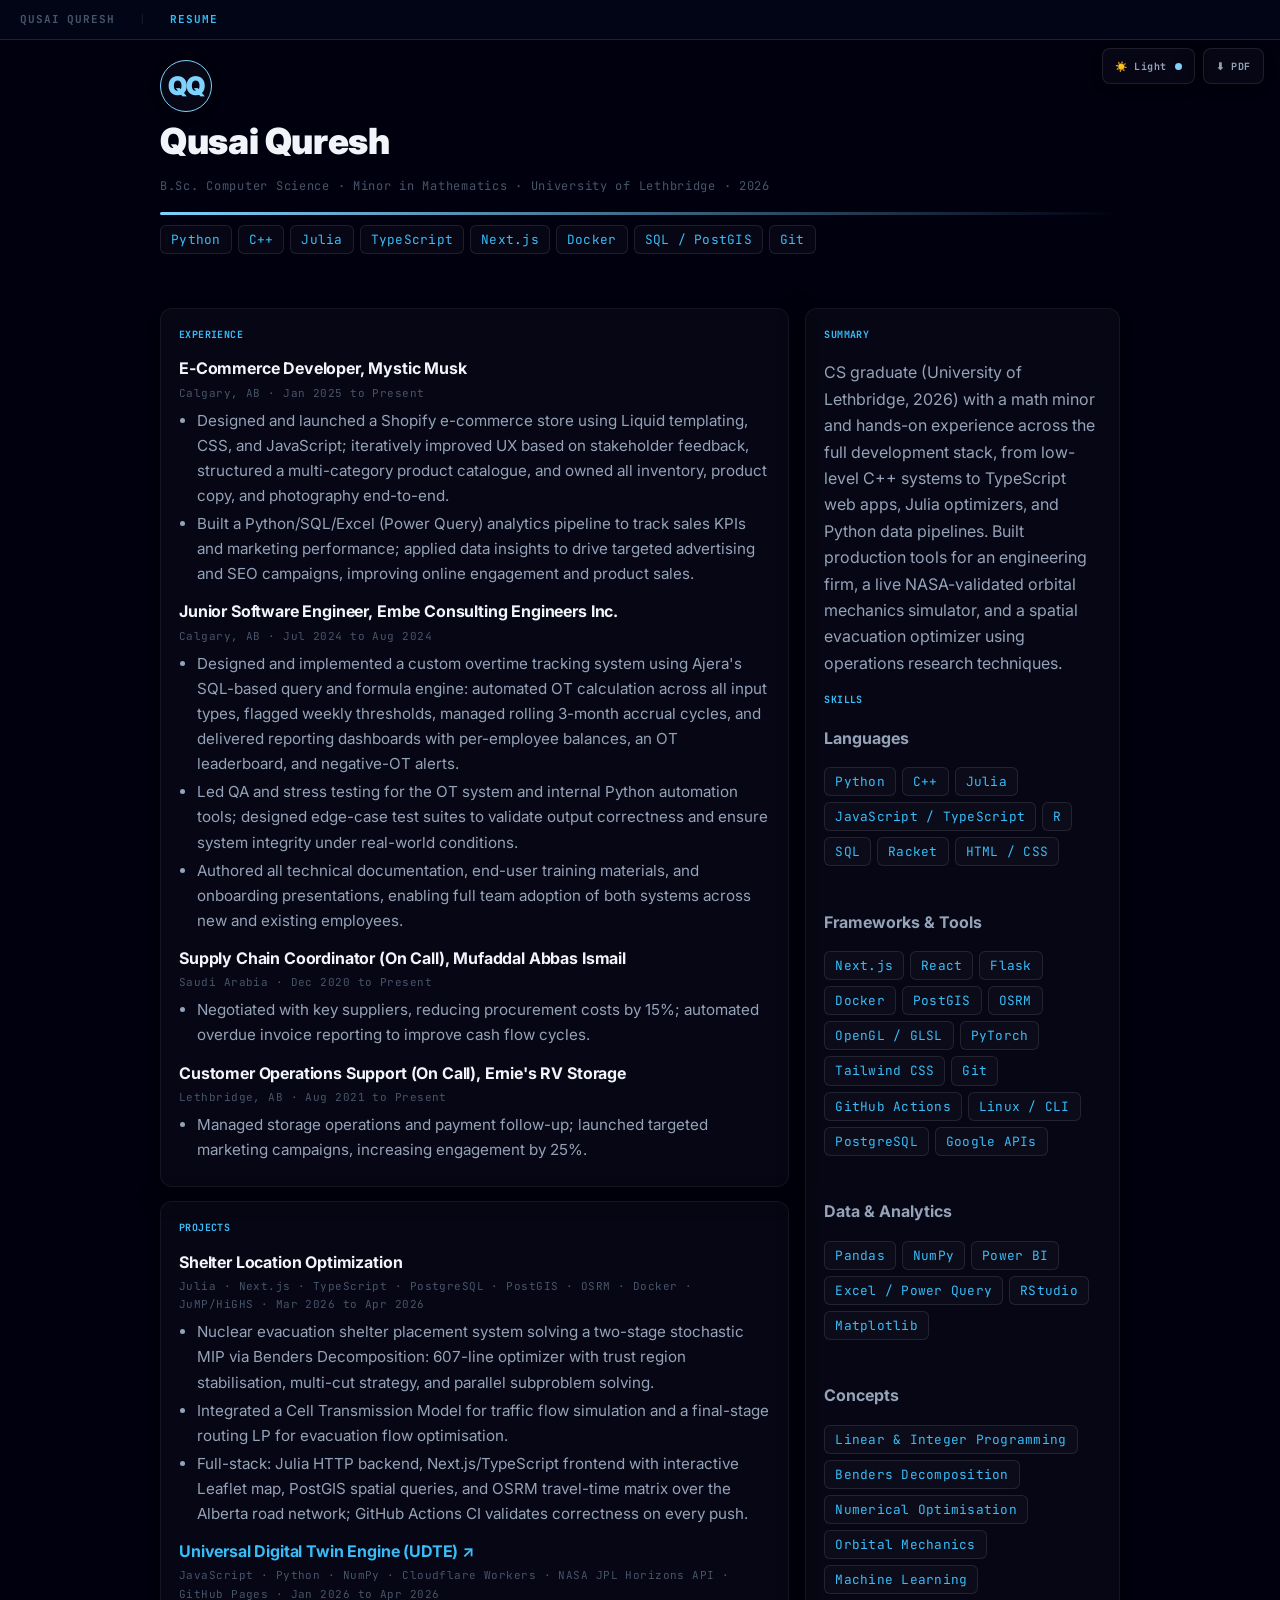
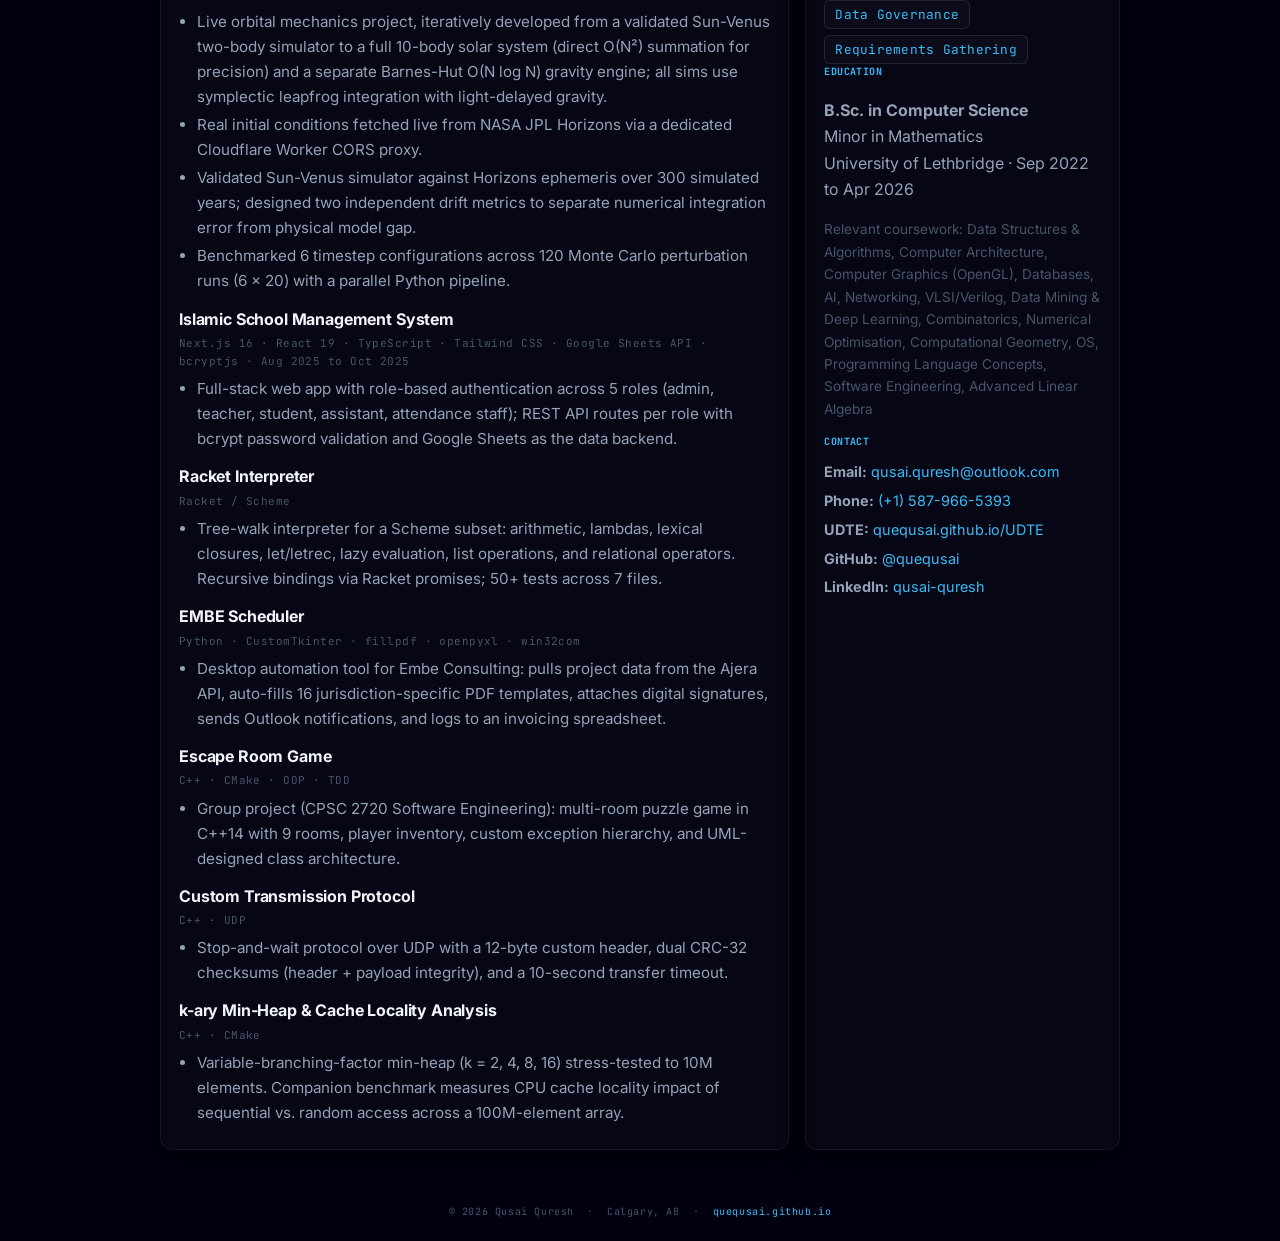
<file: resume/index.html>
<!DOCTYPE html>
<html lang="en">
<head>
  <meta charset="UTF-8" />
  <meta name="viewport" content="width=device-width, initial-scale=1.0" />
  <meta name="description" content="Portfolio & resume of Qusai Quresh, CS graduate, full-stack developer, and systems programmer." />
  <title>Qusai Quresh | Resume & Portfolio</title>
  <link rel="icon" href="data:image/svg+xml,<svg xmlns='http://www.w3.org/2000/svg' viewBox='0 0 32 32'><circle cx='16' cy='16' r='15' fill='%2300000f' stroke='%2338bdf8' stroke-width='1.5'/><text x='16' y='22' text-anchor='middle' font-family='monospace' font-weight='700' font-size='16' fill='%2338bdf8'>Q</text></svg>">
  <script>
    // Apply theme before first paint to avoid a flash (shared contract, default dark).
    (function () {
      var saved = localStorage.getItem('theme-udte');
      document.documentElement.setAttribute('data-theme', saved === 'light' ? 'light' : 'dark');
    })();
  </script>
  <link rel="stylesheet" href="style.css">
  <script type="application/ld+json">
  {
    "@context": "https://schema.org",
    "@type": "Person",
    "name": "Qusai Quresh",
    "jobTitle": "Software Developer",
    "email": "mailto:qusai.quresh@outlook.com",
    "telephone": "+1-587-966-5393",
    "url": "https://quequsai.github.io",
    "sameAs": ["https://github.com/quequsai", "https://linkedin.com/in/qusai-quresh"],
    "address": {
      "@type": "PostalAddress",
      "addressLocality": "Calgary",
      "addressRegion": "AB",
      "addressCountry": "CA"
    }
  }
  </script>
</head>
<body data-page="resume" style="padding-top:40px;">

<nav class="site-nav">
  <a href="../">QUSAI QURESH</a>
  <span class="sep">|</span>
  <a href="./" class="active">RESUME</a>
</nav>

<div class="floating-controls">
  <button id="theme-toggle" aria-label="Toggle theme">☀️ Light <span class="dot"></span></button>
  <div id="print-controls">
    <button id="print-btn" aria-haspopup="true" aria-expanded="false">⬇ PDF</button>
    <div id="print-menu" hidden>
      <span class="print-menu-label">Save / print as</span>
      <button type="button" data-print-theme="light">☀️ Light</button>
      <button type="button" data-print-theme="dark">🌙 Dark</button>
    </div>
  </div>
</div>

<header class="container fade-in">
  <span class="brand-monogram">QQ</span>
  <div class="title">
    <h1>Qusai Quresh</h1>
    <span class="subtitle">B.Sc. Computer Science · Minor in Mathematics · University of Lethbridge · 2026</span>
  </div>
  <div class="rule"></div>
  <div class="pills">
    <span class="pill">Python</span>
    <span class="pill">C++</span>
    <span class="pill">Julia</span>
    <span class="pill">TypeScript</span>
    <span class="pill">Next.js</span>
    <span class="pill">Docker</span>
    <span class="pill">SQL / PostGIS</span>
    <span class="pill">Git</span>
  </div>
</header>

<main class="container grid">
  <div>

    <section class="section fade-in">
      <h2>Experience</h2>

      <article>
        <h3>E-Commerce Developer, Mystic Musk</h3>
        <div class="meta">Calgary, AB · Jan 2025 to Present</div>
        <ul>
          <li>Designed and launched a Shopify e-commerce store using Liquid templating, CSS, and JavaScript; iteratively improved UX based on stakeholder feedback, structured a multi-category product catalogue, and owned all inventory, product copy, and photography end-to-end.</li>
          <li>Built a Python/SQL/Excel (Power Query) analytics pipeline to track sales KPIs and marketing performance; applied data insights to drive targeted advertising and SEO campaigns, improving online engagement and product sales.</li>
        </ul>
      </article>

      <article>
        <h3>Junior Software Engineer, Embe Consulting Engineers Inc.</h3>
        <div class="meta">Calgary, AB · Jul 2024 to Aug 2024</div>
        <ul>
          <li>Designed and implemented a custom overtime tracking system using Ajera's SQL-based query and formula engine: automated OT calculation across all input types, flagged weekly thresholds, managed rolling 3-month accrual cycles, and delivered reporting dashboards with per-employee balances, an OT leaderboard, and negative-OT alerts.</li>
          <li>Led QA and stress testing for the OT system and internal Python automation tools; designed edge-case test suites to validate output correctness and ensure system integrity under real-world conditions.</li>
          <li>Authored all technical documentation, end-user training materials, and onboarding presentations, enabling full team adoption of both systems across new and existing employees.</li>
        </ul>
      </article>

      <article>
        <h3>Supply Chain Coordinator (On Call), Mufaddal Abbas Ismail</h3>
        <div class="meta">Saudi Arabia · Dec 2020 to Present</div>
        <ul>
          <li>Negotiated with key suppliers, reducing procurement costs by 15%; automated overdue invoice reporting to improve cash flow cycles.</li>
        </ul>
      </article>

      <article>
        <h3>Customer Operations Support (On Call), Ernie's RV Storage</h3>
        <div class="meta">Lethbridge, AB · Aug 2021 to Present</div>
        <ul>
          <li>Managed storage operations and payment follow-up; launched targeted marketing campaigns, increasing engagement by 25%.</li>
        </ul>
      </article>
    </section>

    <section class="section fade-in">
      <h2>Projects</h2>

      <article>
        <h3>Shelter Location Optimization</h3>
        <div class="meta">Julia · Next.js · TypeScript · PostgreSQL · PostGIS · OSRM · Docker · JuMP/HiGHS · Mar 2026 to Apr 2026</div>
        <ul>
          <li>Nuclear evacuation shelter placement system solving a two-stage stochastic MIP via Benders Decomposition: 607-line optimizer with trust region stabilisation, multi-cut strategy, and parallel subproblem solving.</li>
          <li>Integrated a Cell Transmission Model for traffic flow simulation and a final-stage routing LP for evacuation flow optimisation.</li>
          <li>Full-stack: Julia HTTP backend, Next.js/TypeScript frontend with interactive Leaflet map, PostGIS spatial queries, and OSRM travel-time matrix over the Alberta road network; GitHub Actions CI validates correctness on every push.</li>
        </ul>
      </article>

      <article>
        <h3><a href="https://quequsai.github.io/UDTE/" target="_blank" rel="noopener">Universal Digital Twin Engine (UDTE) ↗</a></h3>
        <div class="meta">JavaScript · Python · NumPy · Cloudflare Workers · NASA JPL Horizons API · GitHub Pages · Jan 2026 to Apr 2026</div>
        <ul>
          <li>Live orbital mechanics project, iteratively developed from a validated Sun-Venus two-body simulator to a full 10-body solar system (direct O(N²) summation for precision) and a separate Barnes-Hut O(N log N) gravity engine; all sims use symplectic leapfrog integration with light-delayed gravity.</li>
          <li>Real initial conditions fetched live from NASA JPL Horizons via a dedicated Cloudflare Worker CORS proxy.</li>
          <li>Validated Sun-Venus simulator against Horizons ephemeris over 300 simulated years; designed two independent drift metrics to separate numerical integration error from physical model gap.</li>
          <li>Benchmarked 6 timestep configurations across 120 Monte Carlo perturbation runs (6 × 20) with a parallel Python pipeline.</li>
        </ul>
      </article>

      <article>
        <h3>Islamic School Management System</h3>
        <div class="meta">Next.js 16 · React 19 · TypeScript · Tailwind CSS · Google Sheets API · bcryptjs · Aug 2025 to Oct 2025</div>
        <ul>
          <li>Full-stack web app with role-based authentication across 5 roles (admin, teacher, student, assistant, attendance staff); REST API routes per role with bcrypt password validation and Google Sheets as the data backend.</li>
        </ul>
      </article>

      <article>
        <h3>Racket Interpreter</h3>
        <div class="meta">Racket / Scheme</div>
        <ul>
          <li>Tree-walk interpreter for a Scheme subset: arithmetic, lambdas, lexical closures, let/letrec, lazy evaluation, list operations, and relational operators. Recursive bindings via Racket promises; 50+ tests across 7 files.</li>
        </ul>
      </article>

      <article>
        <h3>EMBE Scheduler</h3>
        <div class="meta">Python · CustomTkinter · fillpdf · openpyxl · win32com</div>
        <ul>
          <li>Desktop automation tool for Embe Consulting: pulls project data from the Ajera API, auto-fills 16 jurisdiction-specific PDF templates, attaches digital signatures, sends Outlook notifications, and logs to an invoicing spreadsheet.</li>
        </ul>
      </article>

      <article>
        <h3>Escape Room Game</h3>
        <div class="meta">C++ · CMake · OOP · TDD</div>
        <ul>
          <li>Group project (CPSC 2720 Software Engineering): multi-room puzzle game in C++14 with 9 rooms, player inventory, custom exception hierarchy, and UML-designed class architecture.</li>
        </ul>
      </article>

      <article>
        <h3>Custom Transmission Protocol</h3>
        <div class="meta">C++ · UDP</div>
        <ul>
          <li>Stop-and-wait protocol over UDP with a 12-byte custom header, dual CRC-32 checksums (header + payload integrity), and a 10-second transfer timeout.</li>
        </ul>
      </article>

      <article>
        <h3>k-ary Min-Heap &amp; Cache Locality Analysis</h3>
        <div class="meta">C++ · CMake</div>
        <ul>
          <li>Variable-branching-factor min-heap (k = 2, 4, 8, 16) stress-tested to 10M elements. Companion benchmark measures CPU cache locality impact of sequential vs. random access across a 100M-element array.</li>
        </ul>
      </article>

    </section>

  </div>

  <aside class="section fade-in">
    <h2>Summary</h2>
    <p>
      CS graduate (University of Lethbridge, 2026) with a math minor and hands-on experience across
      the full development stack, from low-level C++ systems to TypeScript web apps, Julia optimizers,
      and Python data pipelines. Built production tools for an engineering firm, a live NASA-validated
      orbital mechanics simulator, and a spatial evacuation optimizer using operations research techniques.
    </p>

    <h2>Skills</h2>
    <p><strong>Languages</strong></p>
    <div class="pills">
      <span class="pill">Python</span>
      <span class="pill">C++</span>
      <span class="pill">Julia</span>
      <span class="pill">JavaScript / TypeScript</span>
      <span class="pill">R</span>
      <span class="pill">SQL</span>
      <span class="pill">Racket</span>
      <span class="pill">HTML / CSS</span>
    </div>
    <br/>
    <p><strong>Frameworks &amp; Tools</strong></p>
    <div class="pills">
      <span class="pill">Next.js</span>
      <span class="pill">React</span>
      <span class="pill">Flask</span>
      <span class="pill">Docker</span>
      <span class="pill">PostGIS</span>
      <span class="pill">OSRM</span>
      <span class="pill">OpenGL / GLSL</span>
      <span class="pill">PyTorch</span>
      <span class="pill">Tailwind CSS</span>
      <span class="pill">Git</span>
      <span class="pill">GitHub Actions</span>
      <span class="pill">Linux / CLI</span>
      <span class="pill">PostgreSQL</span>
      <span class="pill">Google APIs</span>
    </div>
    <br/>
    <p><strong>Data &amp; Analytics</strong></p>
    <div class="pills">
      <span class="pill">Pandas</span>
      <span class="pill">NumPy</span>
      <span class="pill">Power BI</span>
      <span class="pill">Excel / Power Query</span>
      <span class="pill">RStudio</span>
      <span class="pill">Matplotlib</span>
    </div>
    <br/>
    <p><strong>Concepts</strong></p>
    <div class="pills">
      <span class="pill">Linear &amp; Integer Programming</span>
      <span class="pill">Benders Decomposition</span>
      <span class="pill">Numerical Optimisation</span>
      <span class="pill">Orbital Mechanics</span>
      <span class="pill">Machine Learning</span>
      <span class="pill">Data Governance</span>
      <span class="pill">Requirements Gathering</span>
    </div>

    <h2>Education</h2>
    <p>
      <strong>B.Sc. in Computer Science</strong><br/>
      Minor in Mathematics<br/>
      University of Lethbridge · Sep 2022 to Apr 2026
    </p>
    <p style="margin-top:8px; font-size:0.85em; color: var(--text-muted);">
      Relevant coursework: Data Structures &amp; Algorithms, Computer Architecture, Computer Graphics (OpenGL),
      Databases, AI, Networking, VLSI/Verilog, Data Mining &amp; Deep Learning, Combinatorics,
      Numerical Optimisation, Computational Geometry, OS, Programming Language Concepts, Software Engineering,
      Advanced Linear Algebra
    </p>

    <h2>Contact</h2>
    <ul class="contact-list">
      <li><strong>Email:</strong> <a href="mailto:qusai.quresh@outlook.com">qusai.quresh@outlook.com</a></li>
      <li><strong>Phone:</strong> <a href="tel:+15879665393">(+1) 587-966-5393</a></li>
      <li><strong>UDTE:</strong> <a href="https://quequsai.github.io/UDTE/" target="_blank" rel="noopener">quequsai.github.io/UDTE</a></li>
      <li><strong>GitHub:</strong> <a href="https://github.com/quequsai" target="_blank" rel="noopener">@quequsai</a></li>
      <li><strong>LinkedIn:</strong> <a href="https://linkedin.com/in/qusai-quresh" target="_blank" rel="noopener">qusai-quresh</a></li>
    </ul>
  </aside>
</main>

<footer class="container">
  &copy; <span id="year">2026</span> Qusai Quresh &nbsp;·&nbsp; Calgary, AB &nbsp;·&nbsp;
  <a href="https://quequsai.github.io">quequsai.github.io</a>
</footer>

<script src="script.js"></script>
<script src="../transitions.js"></script>
</body>
</html>
</file>
<file: resume/style.css>
@import url('https://fonts.googleapis.com/css2?family=Inter:wght@400;500;600;700;900&family=JetBrains+Mono:wght@400;700&display=swap');

/* ── Theme Variables ──
   Shared contract across the quequsai.github.io origin:
   default = dark (deep space); [data-theme="light"] on <html> opts into light.
   localStorage key: theme-udte. */
:root {
  /* Dark (default) */
  --bg: #00000f;
  --fg: #94a3b8;
  --muted: #475569;
  --surface: rgba(255,255,255,0.025);
  --border: rgba(255,255,255,0.06);
  --border-strong: rgba(255,255,255,0.1);
  --accent: #38bdf8;
  --accent-2: #7dd3fc;
  --heading: #f1f5f9;
  --shadow: 0 4px 24px rgba(0,0,0,0.5);
  --text-muted: #475569;
  --nav-bg: rgba(2,6,23,0.97);
  --nav-border: #0f2744;
  --menu-hover: rgba(56,189,248,0.10);
}

[data-theme="light"] {
  /* Light */
  --bg: #f8fafc;
  --fg: #0f172a;
  --muted: #64748b;
  --surface: #ffffff;
  --border: #e2e8f0;
  --border-strong: #cbd5e1;
  --accent: #0284c7;
  --accent-2: #38bdf8;
  --heading: #0f172a;
  --shadow: 0 2px 12px rgba(0,0,0,0.08);
  --text-muted: #64748b;
  --nav-bg: rgba(255,255,255,0.95);
  --nav-border: #e2e8f0;
  --menu-hover: rgba(2,132,199,0.08);
}

/* ── Base ── */
* { box-sizing: border-box; }
html, body { margin: 0; padding: 0; }
body {
  background: var(--bg);
  color: var(--fg);
  font-family: 'Inter', sans-serif;
  line-height: 1.65;
  -webkit-font-smoothing: antialiased;
  -moz-osx-font-smoothing: grayscale;
  transition: background .2s, color .2s;
}

a { color: var(--accent); text-decoration: none; }
a:hover { text-decoration: underline; }

.container { max-width: 1000px; margin: 0 auto; padding: 20px; }
header { padding: 32px 20px 16px; }

h1, h2, h3 { font-family: 'Inter', sans-serif; font-weight: 700; letter-spacing: -.01em; }
h1 { font-size: 2.25rem; margin: 0; color: var(--heading); font-weight: 900; }
.subtitle { color: var(--muted); margin-top: 6px; font-family: 'JetBrains Mono', monospace; font-size: 12px; letter-spacing: .06em; }

/* Accent rule */
.rule { height: 3px; width: 100%; background: linear-gradient(90deg, var(--accent-2), transparent); border-radius: 2px; margin: 14px 0 10px; }

/* Cards / Sections */
.section {
  background: var(--surface);
  border: 1px solid var(--border);
  border-radius: 12px;
  box-shadow: var(--shadow);
  padding: 18px;
  margin: 14px 0;
  transition: background .2s, border-color .2s;
}
.section h2 { color: var(--accent); margin: 0 0 10px; letter-spacing: .04em; text-transform: uppercase; font-size: 10px; font-family: 'JetBrains Mono', monospace; }
.meta { color: var(--muted); font-family: 'JetBrains Mono', monospace; font-size: 11px; letter-spacing: .04em; margin-bottom: 6px; }
ul { margin: 6px 0 6px 1.1rem; padding: 0; }
li { margin: 3px 0; font-size: .95rem; }
article h3 { font-size: 1rem; color: var(--heading); margin: 12px 0 2px; }

/* Pills & badges */
.pills { display: flex; flex-wrap: wrap; gap: 6px; margin-top: 8px; }
.pill {
  padding: 3px 10px;
  border-radius: 6px;
  border: 1px solid var(--border-strong);
  background: var(--surface);
  color: var(--accent);
  font-size: .8rem;
  font-family: 'JetBrains Mono', monospace;
  letter-spacing: .02em;
  transition: border-color .2s, background .2s;
}

/* Grid */
.grid { display: grid; grid-template-columns: 1fr; gap: 16px; }
@media (min-width: 820px) { .grid { grid-template-columns: 2fr 1fr; } }

/* Footer */
footer { color: var(--muted); text-align: center; padding: 28px 20px 40px; font-family: 'JetBrains Mono', monospace; font-size: 10px; letter-spacing: .06em; }

/* ── Brand Monogram ── */
.brand-monogram {
  font-family: 'Inter', sans-serif;
  font-size: 1.6rem;
  font-weight: 900;
  color: var(--accent-2);
  display: inline-flex;
  align-items: center;
  justify-content: center;
  border: 1.5px solid var(--accent-2);
  border-radius: 50%;
  width: 52px;
  height: 52px;
  background: var(--surface);
  box-shadow: var(--shadow);
  flex-shrink: 0;
  margin-right: 12px;
  letter-spacing: -.04em;
}

/* ── Top nav (shared visual language with the UDTE site) ── */
.site-nav {
  position: fixed; top: 0; left: 0; right: 0; z-index: 9999;
  background: var(--nav-bg);
  border-bottom: 1px solid var(--nav-border);
  padding: 0 20px; height: 40px;
  display: flex; align-items: center; gap: 24px;
  font-family: 'JetBrains Mono', monospace;
  font-size: 11px; letter-spacing: .08em;
  backdrop-filter: blur(8px);
  transition: background .2s, border-color .2s;
}
.site-nav a { color: var(--muted); text-decoration: none; font-weight: 700; }
.site-nav a:hover { text-decoration: none; color: var(--accent); }
.site-nav a.active { color: var(--accent); }
.site-nav .sep { color: var(--border-strong); }

/* ── Floating controls (theme toggle + print/save) ── */
.floating-controls {
  position: fixed; top: 48px; right: 16px; z-index: 1000;
  display: flex; align-items: flex-start; gap: 8px;
}
#theme-toggle, #print-btn {
  height: 36px; padding: 0 12px;
  display: inline-flex; align-items: center; gap: 8px;
  border-radius: 8px;
  border: 1px solid var(--border-strong);
  background: var(--surface);
  color: var(--fg);
  cursor: pointer;
  box-shadow: var(--shadow);
  font-family: 'JetBrains Mono', monospace;
  font-size: 10px; letter-spacing: .06em; font-weight: 700;
  transition: transform .08s ease, background .2s ease, color .2s ease, border-color .2s ease;
}
#theme-toggle:hover, #print-btn:hover { transform: translateY(-1px); border-color: var(--accent); }
#theme-toggle .dot {
  display: inline-block; width: 7px; height: 7px; border-radius: 50%;
  background: var(--accent-2);
}

/* ── Print / save menu ── */
#print-controls { position: relative; }
#print-menu {
  position: absolute; top: 42px; right: 0; min-width: 158px;
  background: var(--surface);
  border: 1px solid var(--border-strong);
  border-radius: 10px;
  box-shadow: var(--shadow);
  padding: 6px;
  display: flex; flex-direction: column; gap: 2px;
}
#print-menu[hidden] { display: none; }
.print-menu-label {
  font-family: 'JetBrains Mono', monospace;
  font-size: 8px; letter-spacing: .12em; text-transform: uppercase;
  color: var(--muted); padding: 4px 8px 4px;
}
#print-menu button {
  text-align: left; padding: 8px 10px; border-radius: 6px;
  border: 1px solid transparent; background: transparent; color: var(--fg);
  cursor: pointer;
  font-family: 'JetBrains Mono', monospace; font-size: 11px; font-weight: 700;
  display: flex; align-items: center; gap: 8px;
  transition: background .15s, color .15s, border-color .15s;
}
#print-menu button:hover { background: var(--menu-hover); border-color: var(--border); color: var(--accent); }

/* ── Fade-in animation ── */
.fade-in { opacity: 0; transform: translateY(8px); transition: opacity .6s ease, transform .6s ease; }
.fade-in.visible { opacity: 1; transform: translateY(0); }

/* ── Aside headings ── */
aside .section h2 { margin-top: 16px; }
aside .section h2:first-child { margin-top: 0; }
aside .section p { font-size: .9rem; color: var(--fg); margin-bottom: 10px; }

/* ── Contact list ── */
.contact-list { list-style: none; margin: 6px 0; padding: 0; }
.contact-list li { font-size: .9rem; margin: 5px 0; }

/* ── Mobile ── */
@media (max-width: 640px) {
  h1 { font-size: 1.6rem; }
  .subtitle { font-size: .85rem; }
  header { display: flex; flex-wrap: wrap; align-items: center; gap: 8px; padding: 20px 12px 12px; }
  .brand-monogram { width: 44px; height: 44px; font-size: 1.3rem; }
  .container { padding: 12px; }
  .floating-controls { top: 48px; right: 8px; gap: 6px; }
  #theme-toggle, #print-btn { height: 30px; padding: 0 10px; }
  .section { padding: 14px; }
  .pill { font-size: .75rem; }
}

/* ── Print / PDF ──
   Respects whichever theme is active when print() is called (the Save/print
   menu sets it), so the PDF can be light OR dark. print-color-adjust:exact
   makes the dark background actually render. The .fade-in override is the key
   fix for the "giant blank gap" bug: reveal-on-scroll sections stay opacity:0
   until observed, so without this they print invisible but still take space. */
@media print {
  .fade-in { opacity: 1 !important; transform: none !important; }
  .site-nav, .floating-controls { display: none !important; }
  body {
    padding-top: 0 !important;
    -webkit-print-color-adjust: exact;
    print-color-adjust: exact;
  }
  .container { max-width: none; padding: 0 6px; }
  header { padding: 0 6px 8px; }
  .grid { display: grid; grid-template-columns: 2fr 1fr; gap: 12px; }
  .section {
    box-shadow: none; padding: 10px 12px; margin: 8px 0;
    break-inside: avoid; page-break-inside: avoid;
  }
  article { break-inside: avoid; page-break-inside: avoid; }
  @page { margin: 12mm; }
}
</file>
